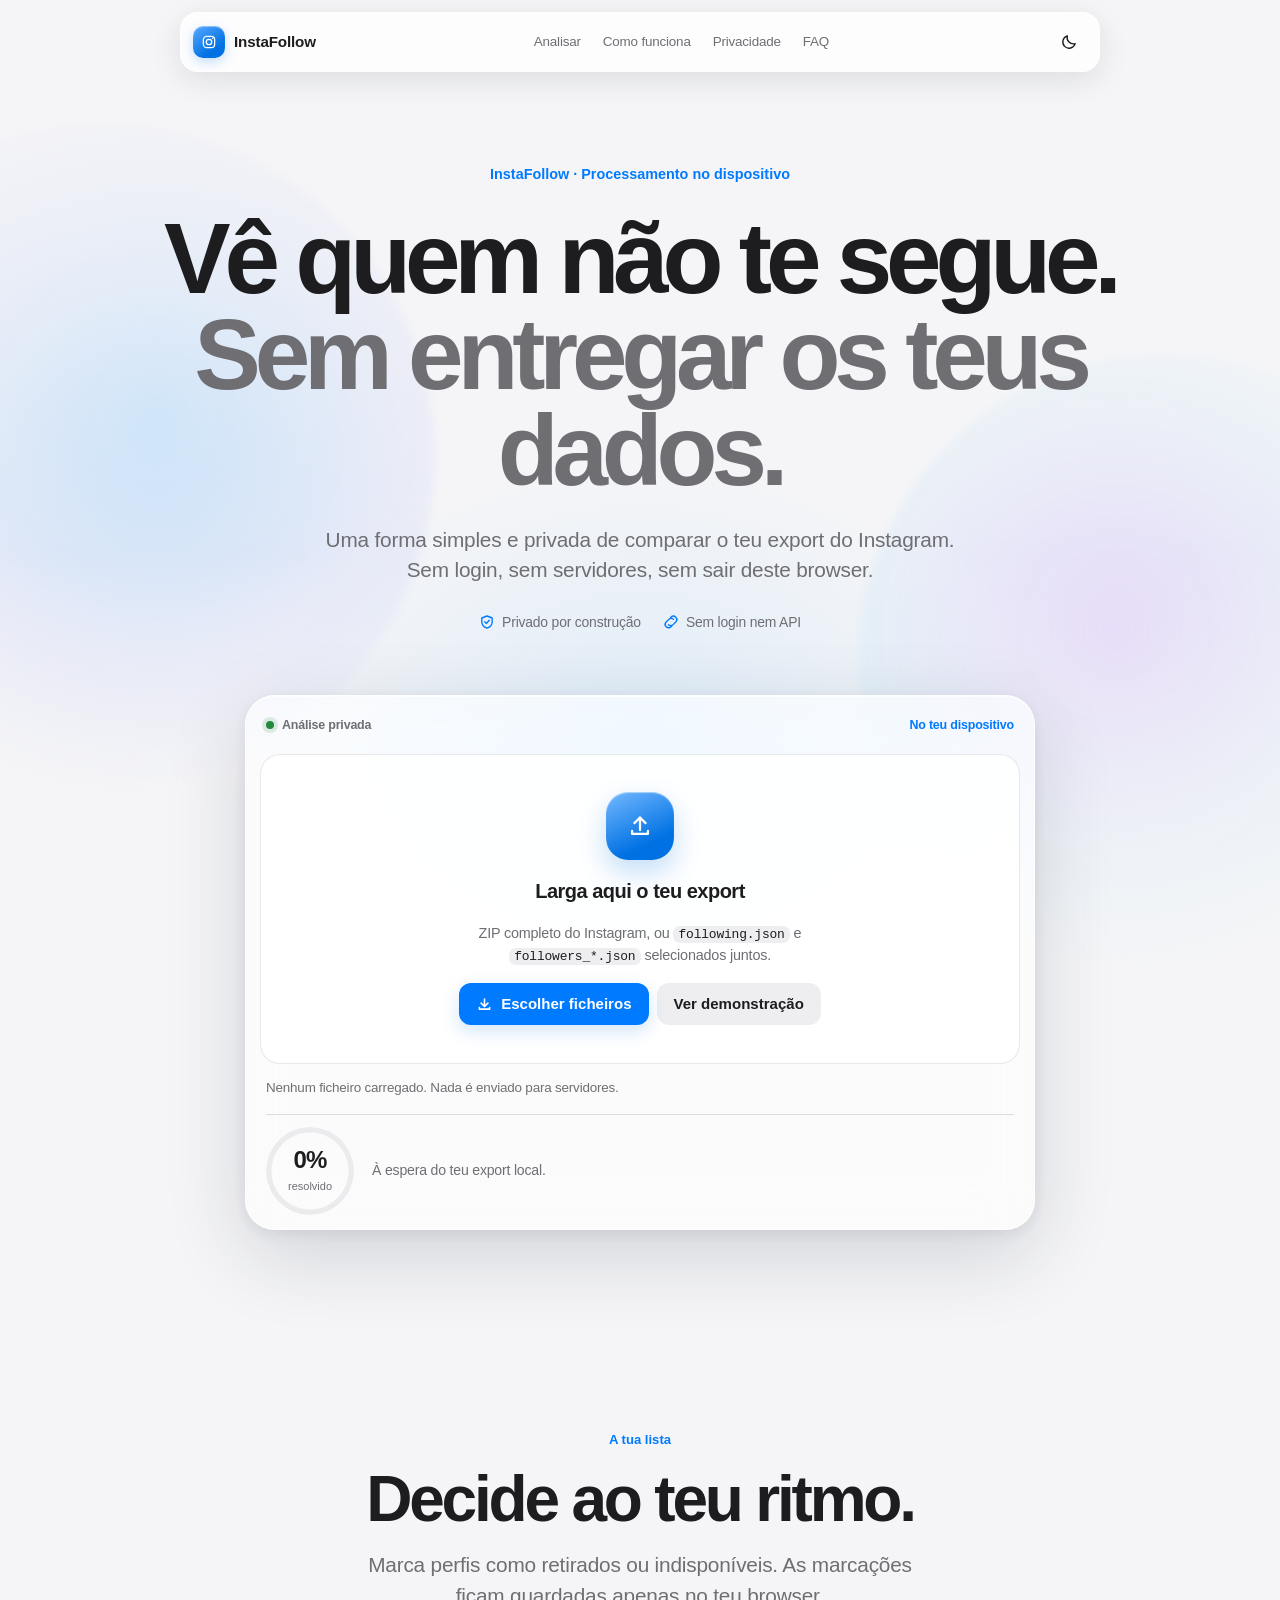
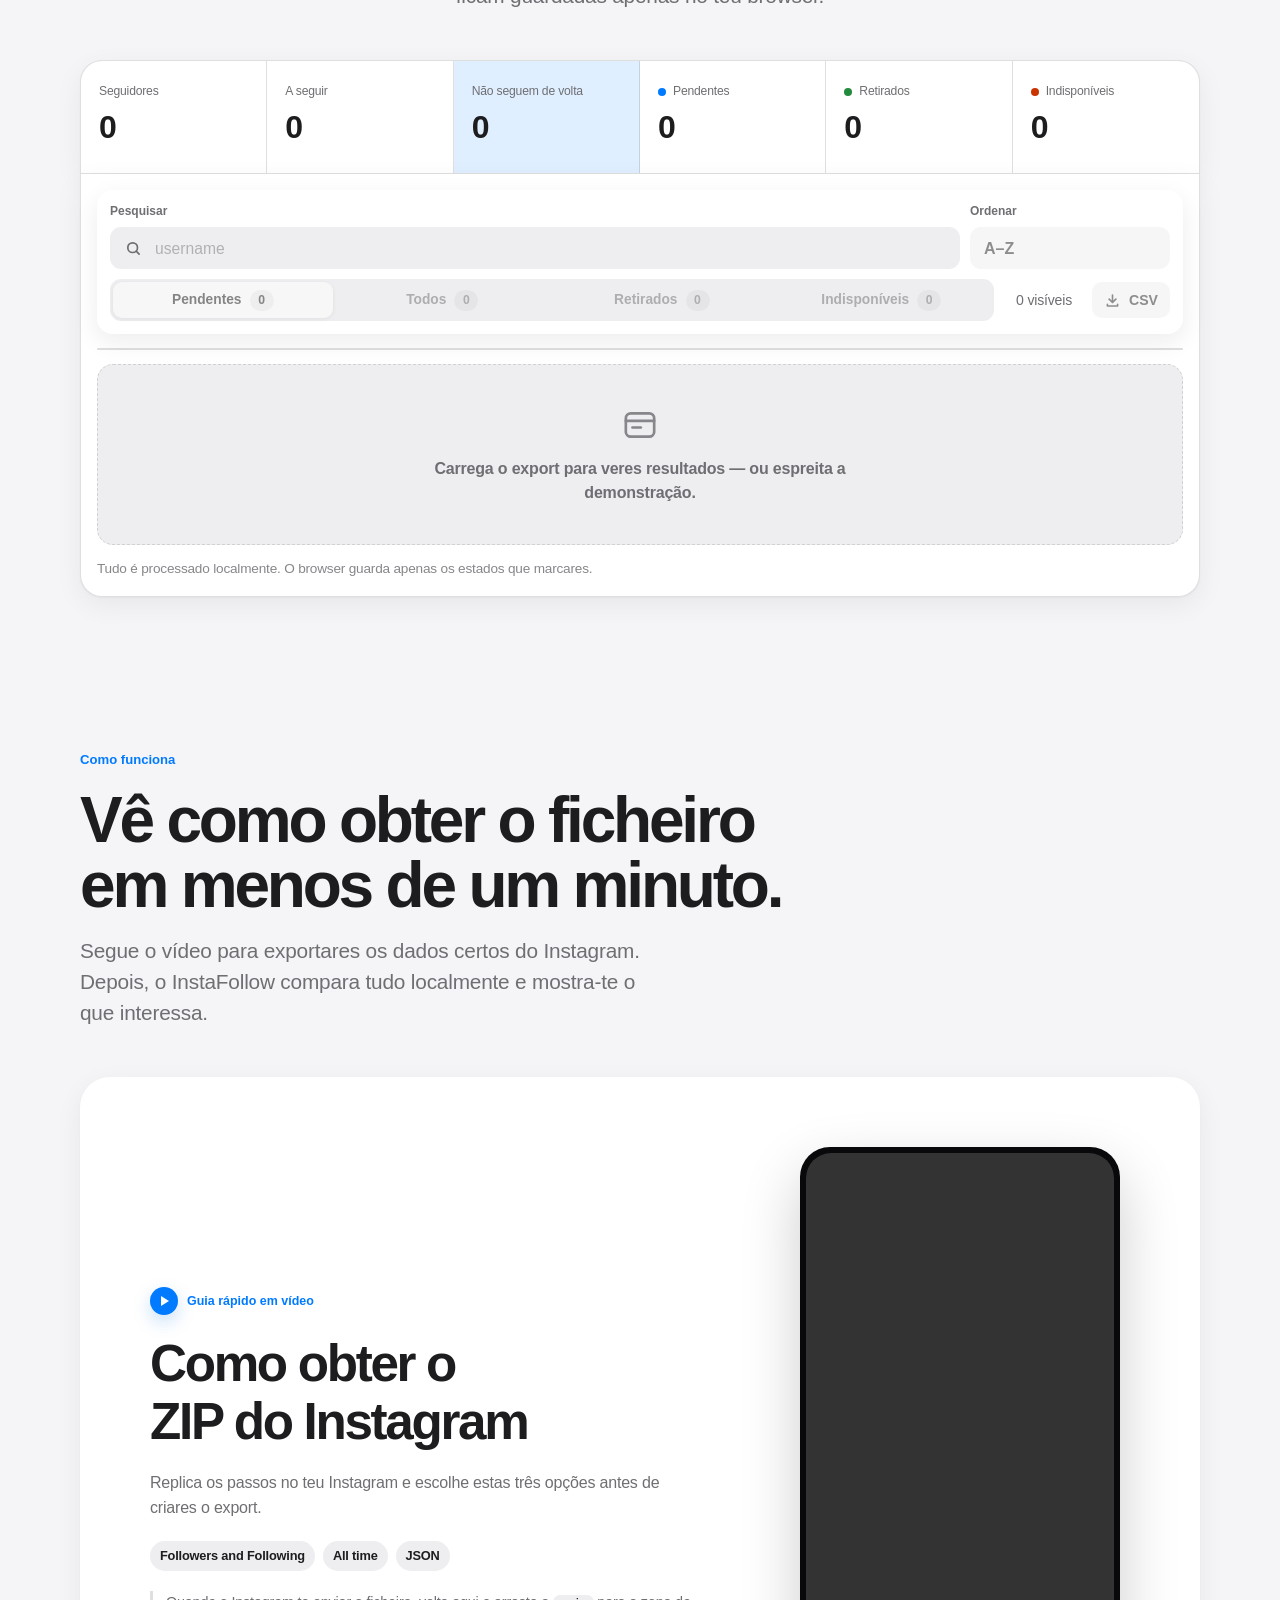
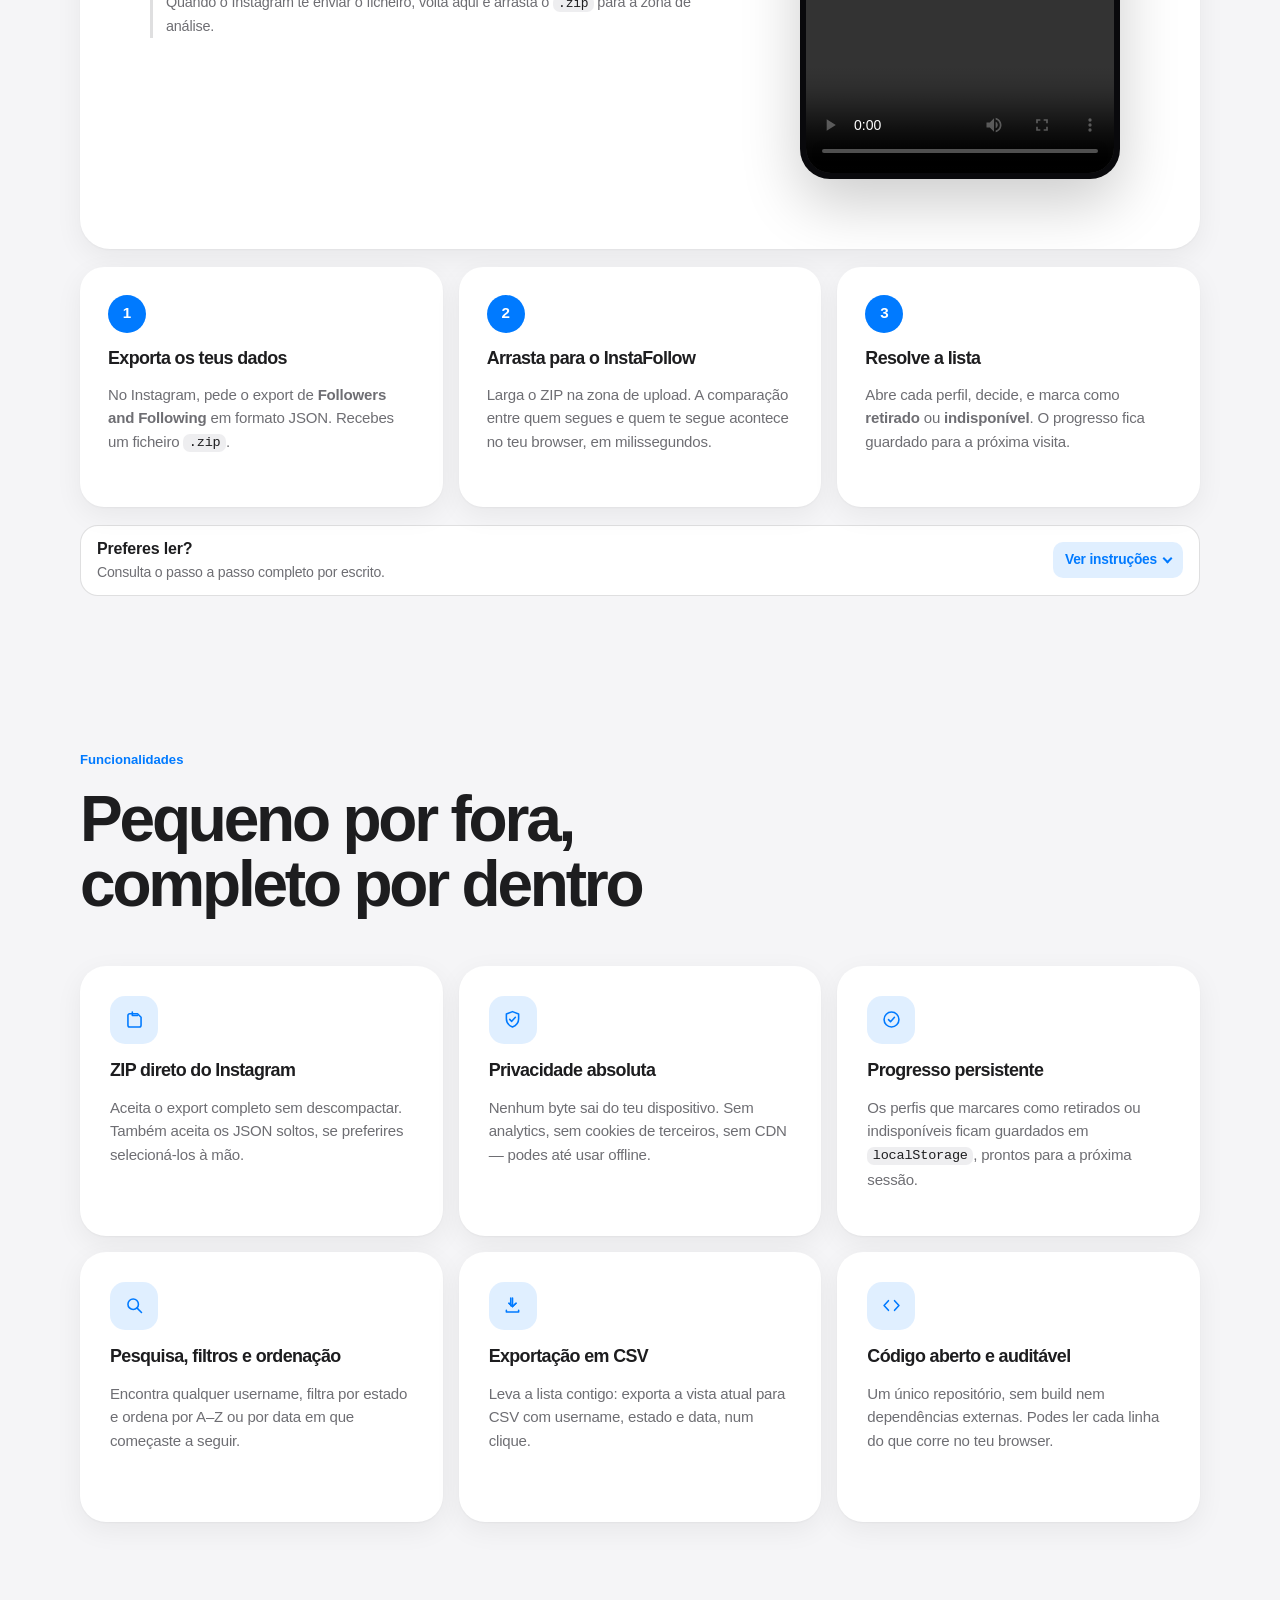
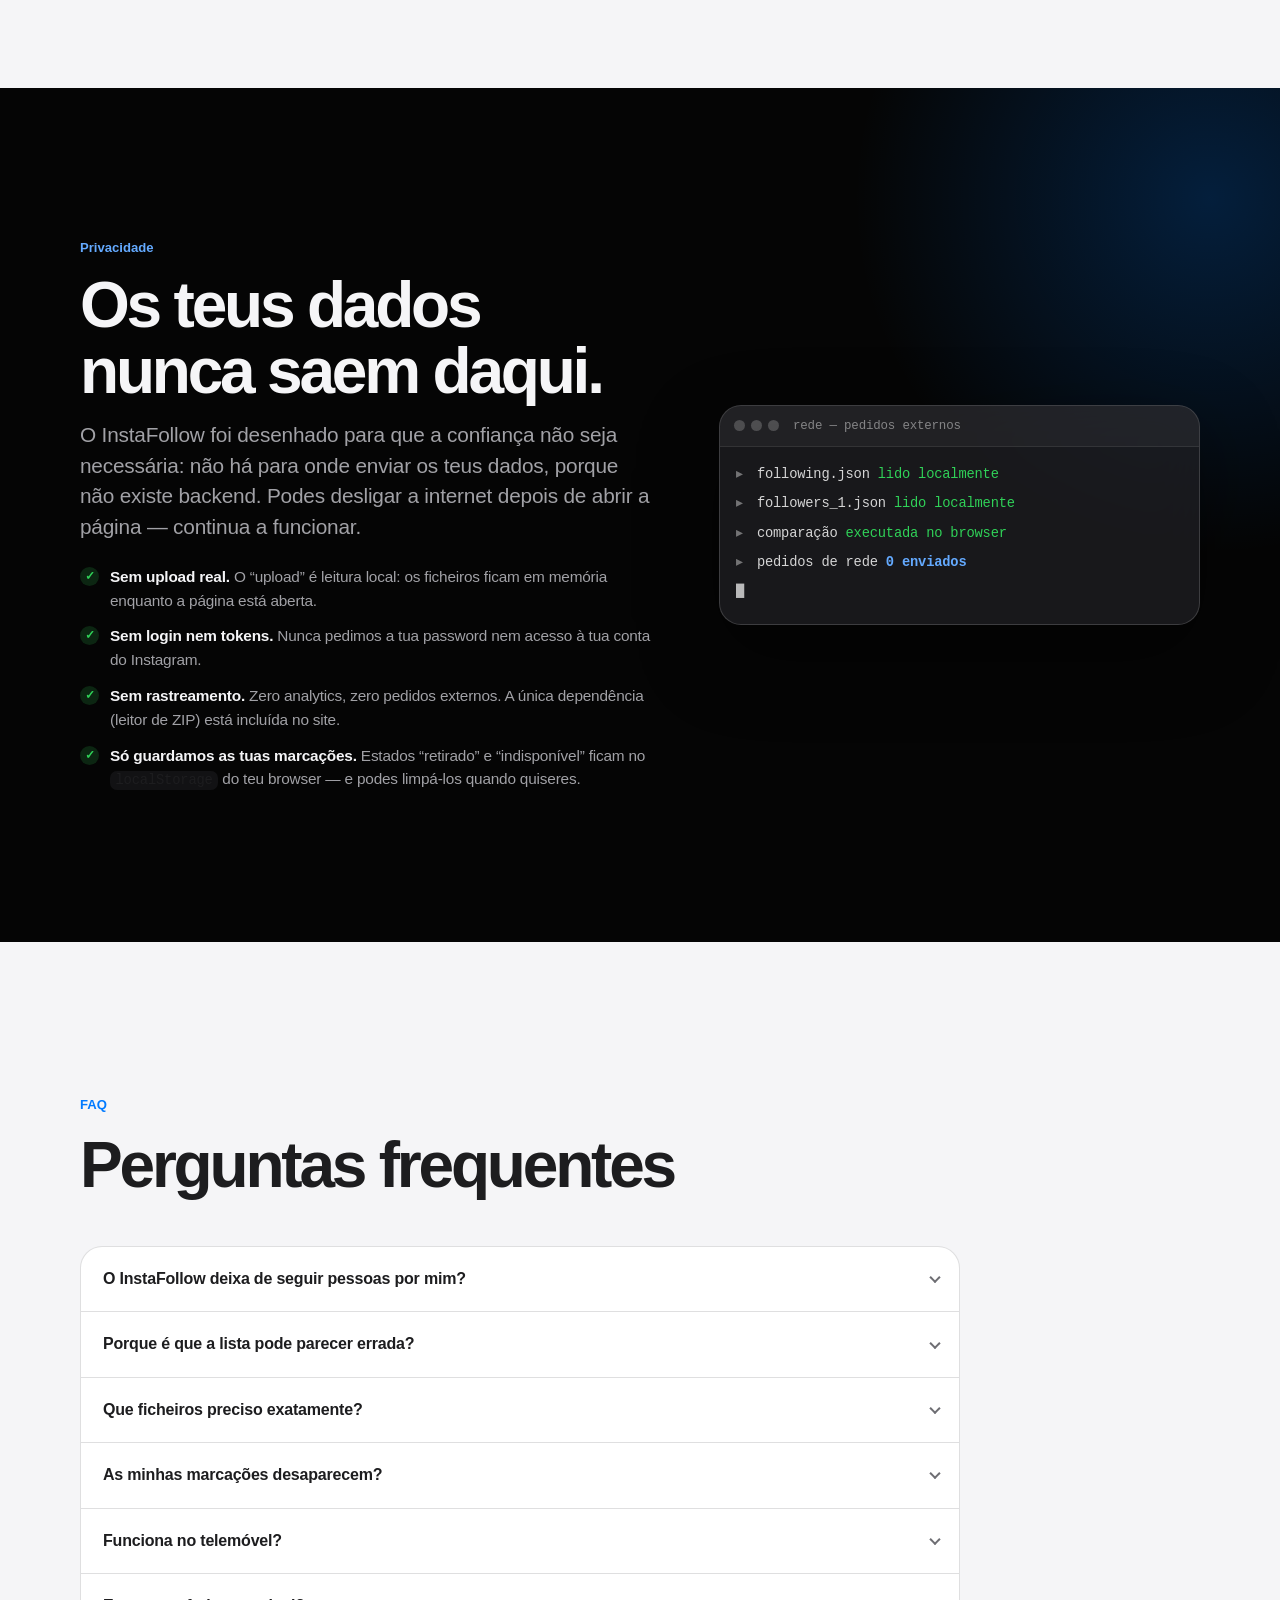
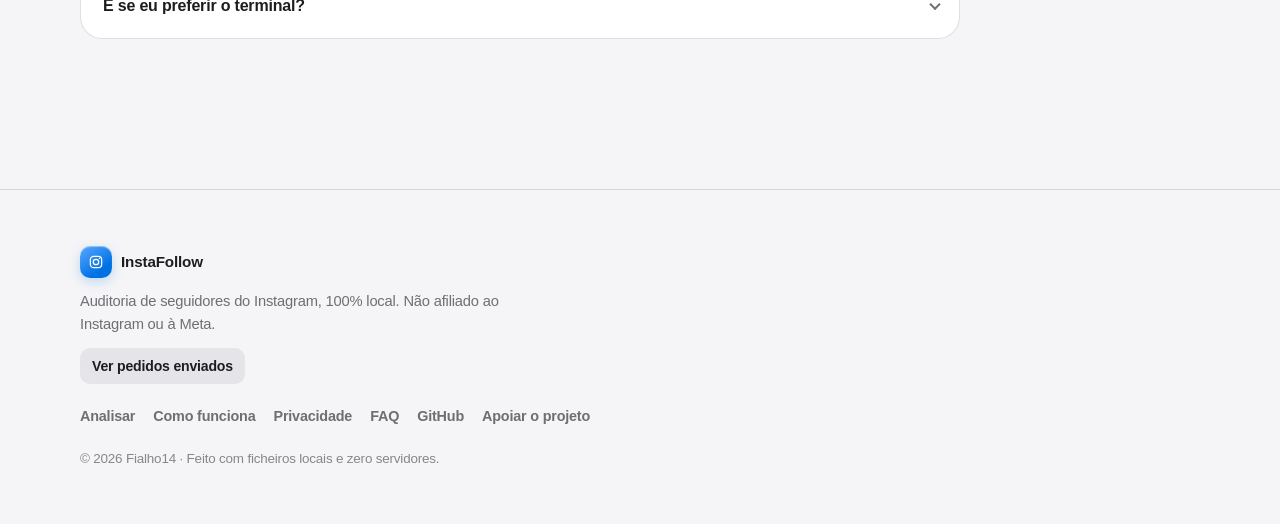
<file: index.html>
<!doctype html>
<html lang="pt" data-theme="auto">
<head>
  <meta charset="utf-8">
  <meta name="viewport" content="width=device-width, initial-scale=1">
  <title>InstaFollow — Descobre quem não te segue de volta</title>
  <meta name="description" content="Arrasta o export ZIP do Instagram e descobre no momento quem não te segue de volta. 100% no teu browser: sem login, sem API, sem envio de dados.">
  <meta name="color-scheme" content="light dark">
  <meta name="theme-color" content="#f5f5f7" media="(prefers-color-scheme: light)">
  <meta name="theme-color" content="#000000" media="(prefers-color-scheme: dark)">
  <link rel="canonical" href="https://instafollow-pt.vercel.app/">
  <meta property="og:type" content="website">
  <meta property="og:title" content="InstaFollow — Descobre quem não te segue de volta">
  <meta property="og:description" content="Arrasta o export ZIP do Instagram e recebe a lista no momento. Tudo corre localmente no teu browser.">
  <meta property="og:url" content="https://instafollow-pt.vercel.app/">
  <meta property="og:image" content="https://instafollow-pt.vercel.app/image/README/image.png">
  <meta property="og:locale" content="pt_PT">
  <meta name="twitter:card" content="summary_large_image">
  <link rel="icon" href="data:image/svg+xml,%3Csvg xmlns='http://www.w3.org/2000/svg' viewBox='0 0 64 64'%3E%3Cdefs%3E%3ClinearGradient id='g' x1='0' y1='0' x2='1' y2='1'%3E%3Cstop offset='0' stop-color='%2374b9ff'/%3E%3Cstop offset='1' stop-color='%230071e3'/%3E%3C/linearGradient%3E%3C/defs%3E%3Crect x='4' y='4' width='56' height='56' rx='16' fill='url(%23g)'/%3E%3Ccircle cx='32' cy='32' r='12' fill='none' stroke='white' stroke-width='5'/%3E%3Ccircle cx='46' cy='18' r='4' fill='white'/%3E%3C/svg%3E">
  <link rel="stylesheet" href="assets/css/main.css">
  <link rel="stylesheet" href="assets/css/apple.css">
</head>
<body>
  <a class="skip-link" href="#analisar">Saltar para a análise</a>

  <header class="site-header" id="siteHeader">
    <div class="shell header-inner">
      <a class="brand" href="#topo" aria-label="InstaFollow, voltar ao topo">
        <span class="brand-mark" aria-hidden="true">
          <svg viewBox="0 0 24 24" focusable="false">
            <rect x="3.5" y="3.5" width="17" height="17" rx="5.2"></rect>
            <circle cx="12" cy="12" r="4.1"></circle>
            <path d="M17.4 6.6h.01"></path>
          </svg>
        </span>
        <span class="brand-name">InstaFollow</span>
      </a>

      <nav class="site-nav" aria-label="Navegação principal">
        <a href="#analisar">Analisar</a>
        <a href="#como-funciona">Como funciona</a>
        <a href="#privacidade">Privacidade</a>
        <a href="#faq">FAQ</a>
      </nav>

      <div class="header-actions">
        <button class="theme-toggle" id="themeToggle" type="button" aria-label="Alternar tema claro e escuro">
          <svg class="icon-sun" viewBox="0 0 24 24" aria-hidden="true" focusable="false">
            <circle cx="12" cy="12" r="4.2"></circle>
            <path d="M12 2.8v2.4M12 18.8v2.4M2.8 12h2.4M18.8 12h2.4M5.5 5.5l1.7 1.7M16.8 16.8l1.7 1.7M18.5 5.5l-1.7 1.7M7.2 16.8l-1.7 1.7"></path>
          </svg>
          <svg class="icon-moon" viewBox="0 0 24 24" aria-hidden="true" focusable="false">
            <path d="M20.2 14.2A8.4 8.4 0 0 1 9.8 3.8a8.4 8.4 0 1 0 10.4 10.4Z"></path>
          </svg>
        </button>
      </div>
    </div>
  </header>

  <main id="topo">
    <!-- ============================= HERO ============================= -->
    <section class="hero" aria-label="Apresentação">
      <div class="hero-glow" aria-hidden="true"></div>
      <div class="shell hero-inner">
        <div class="hero-copy reveal">
          <p class="eyebrow">InstaFollow · Processamento no dispositivo</p>
          <h1>Vê quem não te segue.<br><span>Sem entregar os teus dados.</span></h1>
          <p class="lede">
            Uma forma simples e privada de comparar o teu export do Instagram.
            Sem login, sem servidores, sem sair deste browser.
          </p>
          <ul class="trust-strip" aria-label="Garantias">
            <li>
              <svg viewBox="0 0 20 20" aria-hidden="true" focusable="false"><path d="M10 2.5 16.5 5v4.6c0 4-2.6 6.7-6.5 8-3.9-1.3-6.5-4-6.5-8V5Z"></path><path d="m7.2 9.8 2 2 3.6-4"></path></svg>
              Privado por construção
            </li>
            <li>
              <svg viewBox="0 0 20 20" aria-hidden="true" focusable="false"><path d="M13.3 6.7a4.2 4.2 0 0 0-6 0L4 10a4.2 4.2 0 0 0 6 6l.9-1"></path><path d="M6.7 13.3a4.2 4.2 0 0 0 6 0L16 10a4.2 4.2 0 0 0-6-6l-.9 1"></path></svg>
              Sem login nem API
            </li>
          </ul>
        </div>

        <!-- ======================= UPLOAD PANEL ======================= -->
        <aside class="upload-panel reveal" id="analisar" aria-label="Carregar export do Instagram">
          <div class="panel-titlebar" aria-hidden="true">
            <span class="panel-titlebar-dot"></span>
            <span>Análise privada</span>
            <strong>No teu dispositivo</strong>
          </div>
          <div class="upload-zone" id="dropZone">
            <input class="file-input" id="fileInput" type="file" accept=".zip,.json,application/json,application/zip,application/x-zip-compressed" multiple>
            <span class="upload-glyph" aria-hidden="true">
              <svg viewBox="0 0 24 24" focusable="false">
                <path d="M12 15.5V4.8"></path>
                <path d="m7.2 9.5 4.8-4.7 4.8 4.7"></path>
                <path d="M5.2 16.2v2.6h13.6v-2.6"></path>
              </svg>
            </span>
            <p class="upload-title">Larga aqui o teu export</p>
            <p class="upload-note">ZIP completo do Instagram, ou <code>following.json</code> e <code>followers_*.json</code> selecionados juntos.</p>
            <div class="upload-buttons">
              <button class="button primary" id="uploadButton" type="button">
                <svg viewBox="0 0 20 20" aria-hidden="true" focusable="false">
                  <path d="M4 13.5v2h12v-2"></path>
                  <path d="M10 3.5v8.7"></path>
                  <path d="m6 8.4 4 3.8 4-3.8"></path>
                </svg>
                <span>Escolher ficheiros</span>
              </button>
              <button class="button ghost" id="demoButton" type="button">Ver demonstração</button>
            </div>
          </div>
          <p class="upload-status" id="uploadStatus" aria-live="polite">Nenhum ficheiro carregado. Nada é enviado para servidores.</p>
          <div class="source-strip" id="sourceStrip" aria-live="polite"></div>
          <div class="progress-panel" aria-label="Progresso da limpeza">
            <div class="progress-ring" aria-hidden="true">
              <div>
                <strong id="progressPercent">0%</strong>
                <span>resolvido</span>
              </div>
            </div>
            <p class="progress-text" id="progressText">À espera do teu export local.</p>
          </div>
        </aside>
      </div>
    </section>

    <!-- ============================ DASHBOARD ============================ -->
    <section class="dashboard shell" id="resultados" aria-label="Resultados">
      <div class="section-head reveal">
        <p class="eyebrow">A tua lista</p>
        <h2>Decide ao teu ritmo.</h2>
        <p class="section-lede">Marca perfis como retirados ou indisponíveis. As marcações ficam guardadas apenas no teu browser.</p>
      </div>

      <div class="stats reveal" aria-label="Resumo dos dados">
        <div class="stat">
          <span class="stat-label">Seguidores</span>
          <strong class="stat-value" id="followersCount">0</strong>
        </div>
        <div class="stat">
          <span class="stat-label">A seguir</span>
          <strong class="stat-value" id="followingCount">0</strong>
        </div>
        <div class="stat highlight">
          <span class="stat-label">Não seguem de volta</span>
          <strong class="stat-value" id="resultCount">0</strong>
        </div>
        <div class="stat">
          <span class="stat-label"><span class="status-dot pending" aria-hidden="true"></span>Pendentes</span>
          <strong class="stat-value" id="pendingCount">0</strong>
        </div>
        <div class="stat">
          <span class="stat-label"><span class="status-dot done" aria-hidden="true"></span>Retirados</span>
          <strong class="stat-value" id="doneCount">0</strong>
        </div>
        <div class="stat">
          <span class="stat-label"><span class="status-dot unavailable" aria-hidden="true"></span>Indisponíveis</span>
          <strong class="stat-value" id="unavailableCount">0</strong>
        </div>
      </div>

      <div class="workbench reveal">
        <div class="toolbar" id="toolbar">
          <label class="field" for="search">
            <span class="field-label">Pesquisar</span>
            <span class="input-shell">
              <svg viewBox="0 0 20 20" aria-hidden="true" focusable="false">
                <circle cx="9" cy="9" r="5.7"></circle>
                <path d="m13.2 13.2 3.4 3.4"></path>
              </svg>
              <input id="search" type="search" placeholder="username" autocomplete="off" disabled>
            </span>
          </label>

          <label class="field" for="sort">
            <span class="field-label">Ordenar</span>
            <select id="sort" disabled>
              <option value="username">A–Z</option>
              <option value="recent">Mais recentes</option>
              <option value="oldest">Mais antigos</option>
            </select>
          </label>

          <div class="filter-bar">
            <div class="view-tabs" role="tablist" aria-label="Filtro de estado">
              <button class="view-tab active" type="button" role="tab" aria-selected="true" data-filter="pending" disabled>
                <span>Pendentes</span>
                <strong id="filterPendingCount">0</strong>
              </button>
              <button class="view-tab" type="button" role="tab" aria-selected="false" data-filter="all" disabled>
                <span>Todos</span>
                <strong id="filterAllCount">0</strong>
              </button>
              <button class="view-tab" type="button" role="tab" aria-selected="false" data-filter="done" disabled>
                <span>Retirados</span>
                <strong id="filterDoneCount">0</strong>
              </button>
              <button class="view-tab" type="button" role="tab" aria-selected="false" data-filter="unavailable" disabled>
                <span>Indisponíveis</span>
                <strong id="filterUnavailableCount">0</strong>
              </button>
            </div>
            <div class="toolbar-side">
              <div class="visible-count" aria-live="polite"><span id="visibleCount">0</span>&nbsp;visíveis</div>
              <button class="button ghost small" id="exportCsv" type="button" disabled>
                <svg viewBox="0 0 20 20" aria-hidden="true" focusable="false">
                  <path d="M10 3.5v8.7"></path>
                  <path d="m6 8.4 4 3.8 4-3.8"></path>
                  <path d="M4 14.5v2h12v-2"></path>
                </svg>
                <span>CSV</span>
              </button>
            </div>
          </div>
        </div>

        <ol class="user-list" id="userList"></ol>

        <div class="empty" id="emptyState">
          <svg viewBox="0 0 24 24" aria-hidden="true" focusable="false">
            <rect x="3.5" y="5" width="17" height="14" rx="3"></rect>
            <path d="M3.5 9.5h17"></path>
            <path d="M7.5 13.5h5"></path>
          </svg>
          <p id="emptyText">Carrega o export para veres resultados — ou espreita a demonstração.</p>
        </div>
        <p class="footnote" id="footnote">Tudo é processado localmente. O browser guarda apenas os estados que marcares.</p>
      </div>
    </section>

    <!-- ========================== COMO FUNCIONA ========================== -->
    <section class="how shell" id="como-funciona" aria-label="Como funciona">
      <div class="section-head reveal">
        <p class="eyebrow">Como funciona</p>
        <h2>Vê como obter o ficheiro em menos de um minuto.</h2>
        <p class="section-lede">Segue o vídeo para exportares os dados certos do Instagram. Depois, o InstaFollow compara tudo localmente e mostra-te o que interessa.</p>
      </div>

      <div class="video-guide reveal">
        <div class="video-guide-copy">
          <span class="video-kicker">
            <span class="play-dot" aria-hidden="true"></span>
            Guia rápido em vídeo
          </span>
          <h3>Como obter o ZIP do Instagram</h3>
          <p>Replica os passos no teu Instagram e escolhe estas três opções antes de criares o export.</p>
          <div class="guide-badges" aria-label="Opções recomendadas">
            <span>Followers and Following</span>
            <span>All time</span>
            <span>JSON</span>
          </div>
          <p class="video-note">Quando o Instagram te enviar o ficheiro, volta aqui e arrasta o <code>.zip</code> para a zona de análise.</p>
        </div>

        <div class="video-frame">
          <video controls playsinline preload="metadata" aria-label="Tutorial para obter o ficheiro de seguidores e pessoas seguidas no Instagram">
            <source src="assets/video/obter-ficheiros-instagram.mp4" type="video/mp4">
            O teu browser não consegue reproduzir este vídeo.
          </video>
        </div>
      </div>

      <div class="steps reveal">
        <article class="step-card">
          <span class="step-number" aria-hidden="true">1</span>
          <h3>Exporta os teus dados</h3>
          <p>No Instagram, pede o export de <strong>Followers and Following</strong> em formato JSON. Recebes um ficheiro <code>.zip</code>.</p>
        </article>
        <article class="step-card">
          <span class="step-number" aria-hidden="true">2</span>
          <h3>Arrasta para o InstaFollow</h3>
          <p>Larga o ZIP na zona de upload. A comparação entre quem segues e quem te segue acontece no teu browser, em milissegundos.</p>
        </article>
        <article class="step-card">
          <span class="step-number" aria-hidden="true">3</span>
          <h3>Resolve a lista</h3>
          <p>Abre cada perfil, decide, e marca como <strong>retirado</strong> ou <strong>indisponível</strong>. O progresso fica guardado para a próxima visita.</p>
        </article>
      </div>

      <details class="export-guide reveal">
        <summary class="guide-summary">
          <span class="guide-summary-title">
            <strong>Preferes ler?</strong>
            <span>Consulta o passo a passo completo por escrito.</span>
          </span>
          <span class="guide-toggle" aria-hidden="true">
            <span class="when-closed">Ver instruções</span>
            <span class="when-open">Fechar</span>
          </span>
        </summary>

        <div class="guide-content">
          <div class="guide-intro">
            <h3>Passo a passo no Instagram</h3>
            <p>O ficheiro ideal é um ZIP em JSON com apenas seguidores e pessoas que segues. Demora poucos minutos a chegar.</p>
            <div class="guide-badges" aria-label="Opções recomendadas">
              <span>Followers and Following</span>
              <span>All time</span>
              <span>JSON</span>
              <span>.zip</span>
            </div>
          </div>

          <ol class="guide-steps">
            <li><span>Abre o Instagram</span></li>
            <li><span>Vai a <code>Settings</code></span></li>
            <li><span>Entra em <code>Accounts Centre</code></span></li>
            <li><span>Entra em <code>Your information and permissions</code></span></li>
            <li><span>Escolhe <code>Export your information</code></span></li>
            <li><span>Escolhe <code>Create export</code></span></li>
            <li><span>Seleciona a tua conta</span></li>
            <li><span>Seleciona <code>Export to device</code></span></li>
            <li><span>Em <code>Customise information</code>, deixa só <code>Followers and Following</code></span></li>
            <li><span>Em <code>Date range</code>, escolhe <code>All time</code></span></li>
            <li><span>Escolhe o formato <code>JSON</code></span></li>
            <li><span>Descarrega o ficheiro <code>.zip</code></span></li>
          </ol>
        </div>
      </details>
    </section>

    <!-- =========================== FUNCIONALIDADES =========================== -->
    <section class="features shell" id="funcionalidades" aria-label="Funcionalidades">
      <div class="section-head reveal">
        <p class="eyebrow">Funcionalidades</p>
        <h2>Pequeno por fora, completo por dentro</h2>
      </div>

      <div class="feature-grid reveal">
        <article class="feature-card">
          <span class="feature-icon" aria-hidden="true">
            <svg viewBox="0 0 24 24" focusable="false"><path d="M4.5 7.5v11a2 2 0 0 0 2 2h11a2 2 0 0 0 2-2v-9l-4-4h-9a2 2 0 0 0-2 2Z"></path><path d="M9.5 3.5v4h6"></path></svg>
          </span>
          <h3>ZIP direto do Instagram</h3>
          <p>Aceita o export completo sem descompactar. Também aceita os JSON soltos, se preferires selecioná-los à mão.</p>
        </article>
        <article class="feature-card">
          <span class="feature-icon" aria-hidden="true">
            <svg viewBox="0 0 24 24" focusable="false"><path d="M12 3 19 5.8v5.4c0 4.6-3 7.8-7 9.3-4-1.5-7-4.7-7-9.3V5.8Z"></path><path d="m8.8 11.8 2.3 2.3 4.2-4.7"></path></svg>
          </span>
          <h3>Privacidade absoluta</h3>
          <p>Nenhum byte sai do teu dispositivo. Sem analytics, sem cookies de terceiros, sem CDN — podes até usar offline.</p>
        </article>
        <article class="feature-card">
          <span class="feature-icon" aria-hidden="true">
            <svg viewBox="0 0 24 24" focusable="false"><circle cx="12" cy="12" r="8.5"></circle><path d="m8.6 12.2 2.3 2.3 4.5-5"></path></svg>
          </span>
          <h3>Progresso persistente</h3>
          <p>Os perfis que marcares como retirados ou indisponíveis ficam guardados em <code>localStorage</code>, prontos para a próxima sessão.</p>
        </article>
        <article class="feature-card">
          <span class="feature-icon" aria-hidden="true">
            <svg viewBox="0 0 24 24" focusable="false"><circle cx="10.5" cy="10.5" r="6"></circle><path d="m15 15 5 5"></path></svg>
          </span>
          <h3>Pesquisa, filtros e ordenação</h3>
          <p>Encontra qualquer username, filtra por estado e ordena por A–Z ou por data em que começaste a seguir.</p>
        </article>
        <article class="feature-card">
          <span class="feature-icon" aria-hidden="true">
            <svg viewBox="0 0 24 24" focusable="false"><path d="M10 3.5v8.7"></path><path d="m6 8.4 4 3.8 4-3.8" transform="translate(2 1)"></path><path d="M12 3.5v9.7"></path><path d="m8 9.4 4 3.8 4-3.8"></path><path d="M5 17.5v2h14v-2"></path></svg>
          </span>
          <h3>Exportação em CSV</h3>
          <p>Leva a lista contigo: exporta a vista atual para CSV com username, estado e data, num clique.</p>
        </article>
        <article class="feature-card">
          <span class="feature-icon" aria-hidden="true">
            <svg viewBox="0 0 24 24" focusable="false"><path d="m8.5 6.5-5 5.5 5 5.5"></path><path d="m15.5 6.5 5 5.5-5 5.5"></path></svg>
          </span>
          <h3>Código aberto e auditável</h3>
          <p>Um único repositório, sem build nem dependências externas. Podes ler cada linha do que corre no teu browser.</p>
        </article>
      </div>
    </section>

    <!-- ============================ PRIVACIDADE ============================ -->
    <section class="privacy" id="privacidade" aria-label="Privacidade">
      <div class="shell privacy-inner">
        <div class="privacy-copy reveal">
          <p class="eyebrow">Privacidade</p>
          <h2>Os teus dados nunca saem daqui.</h2>
          <p class="section-lede">
            O InstaFollow foi desenhado para que a confiança não seja necessária: não há para onde enviar os teus dados,
            porque não existe backend. Podes desligar a internet depois de abrir a página — continua a funcionar.
          </p>
          <ul class="privacy-list">
            <li><strong>Sem upload real.</strong> O “upload” é leitura local: os ficheiros ficam em memória enquanto a página está aberta.</li>
            <li><strong>Sem login nem tokens.</strong> Nunca pedimos a tua password nem acesso à tua conta do Instagram.</li>
            <li><strong>Sem rastreamento.</strong> Zero analytics, zero pedidos externos. A única dependência (leitor de ZIP) está incluída no site.</li>
            <li><strong>Só guardamos as tuas marcações.</strong> Estados “retirado” e “indisponível” ficam no <code>localStorage</code> do teu browser — e podes limpá-los quando quiseres.</li>
          </ul>
        </div>
        <div class="privacy-terminal reveal" aria-hidden="true">
          <div class="terminal-bar"><span></span><span></span><span></span><em>rede — pedidos externos</em></div>
          <div class="terminal-body">
            <p><span class="t-prompt">▸</span> following.json <span class="t-ok">lido localmente</span></p>
            <p><span class="t-prompt">▸</span> followers_1.json <span class="t-ok">lido localmente</span></p>
            <p><span class="t-prompt">▸</span> comparação <span class="t-ok">executada no browser</span></p>
            <p><span class="t-prompt">▸</span> pedidos de rede <span class="t-zero">0 enviados</span></p>
            <p class="t-cursor">█</p>
          </div>
        </div>
      </div>
    </section>

    <!-- ================================ FAQ ================================ -->
    <section class="faq shell" id="faq" aria-label="Perguntas frequentes">
      <div class="section-head reveal">
        <p class="eyebrow">FAQ</p>
        <h2>Perguntas frequentes</h2>
      </div>

      <div class="faq-list reveal">
        <details class="faq-item">
          <summary>O InstaFollow deixa de seguir pessoas por mim?</summary>
          <p>Não — e é essa a ideia. Automatizar ações na tua conta violaria os termos do Instagram e poria a conta em risco. O InstaFollow dá-te a lista e abre cada perfil; a decisão e o clique final são sempre teus.</p>
        </details>
        <details class="faq-item">
          <summary>Porque é que a lista pode parecer errada?</summary>
          <p>O export do Instagram pode estar desatualizado, e contas desativadas, bloqueadas ou apagadas aparecem de formas diferentes. Entradas do tipo <code>__deleted__</code> são removidas automaticamente. Se algo não bater certo, pede um export novo.</p>
        </details>
        <details class="faq-item">
          <summary>Que ficheiros preciso exatamente?</summary>
          <p>Só dois: <code>following.json</code> e <code>followers_*.json</code>, que vêm dentro de <code>connections/followers_and_following/</code> no ZIP. Podes arrastar o ZIP inteiro — o resto é ignorado sem ser lido.</p>
        </details>
        <details class="faq-item">
          <summary>As minhas marcações desaparecem?</summary>
          <p>Ficam guardadas no <code>localStorage</code> do browser, por username. Se limpares os dados do browser ou usares outro dispositivo, as marcações não vêm atrás — o resto volta a funcionar carregando o export outra vez.</p>
        </details>
        <details class="faq-item">
          <summary>Funciona no telemóvel?</summary>
          <p>Sim. O site é responsivo e funciona no Safari e Chrome móveis — podes escolher o ZIP diretamente da app Ficheiros ou dos downloads.</p>
        </details>
        <details class="faq-item">
          <summary>E se eu preferir o terminal?</summary>
          <p>O repositório inclui <code>naoseguidores.py</code>, uma ferramenta opcional em Python que faz a mesma comparação e gera um HTML. A app principal continua a ser esta página.</p>
        </details>
      </div>
    </section>
  </main>

  <footer class="site-footer">
    <div class="shell footer-inner">
      <div class="footer-brand">
        <a class="brand" href="#topo" aria-label="InstaFollow, voltar ao topo">
          <span class="brand-mark" aria-hidden="true">
            <svg viewBox="0 0 24 24" focusable="false">
              <rect x="3.5" y="3.5" width="17" height="17" rx="5.2"></rect>
              <circle cx="12" cy="12" r="4.1"></circle>
              <path d="M17.4 6.6h.01"></path>
            </svg>
          </span>
          <span class="brand-name">InstaFollow</span>
        </a>
        <p>Auditoria de seguidores do Instagram, 100% local. Não afiliado ao Instagram ou à Meta.</p>
        <a class="button ghost small" href="pedidos-pendentes.html">Ver pedidos enviados</a>
      </div>
      <nav class="footer-nav" aria-label="Ligações do rodapé">
        <a href="#analisar">Analisar</a>
        <a href="#como-funciona">Como funciona</a>
        <a href="#privacidade">Privacidade</a>
        <a href="#faq">FAQ</a>
        <a href="https://github.com/Fialho14/InstaFollow" target="_blank" rel="noreferrer">GitHub</a>
        <a href="https://buymeacoffee.com/fialho14" target="_blank" rel="noreferrer">Apoiar o projeto</a>
      </nav>
      <p class="footer-legal">© <span id="year">2026</span> Fialho14 · Feito com ficheiros locais e zero servidores.</p>
    </div>
  </footer>

  <script src="vendor/fflate.min.js"></script>
  <script src="assets/js/app.js" defer></script>
</body>
</html>
</file>
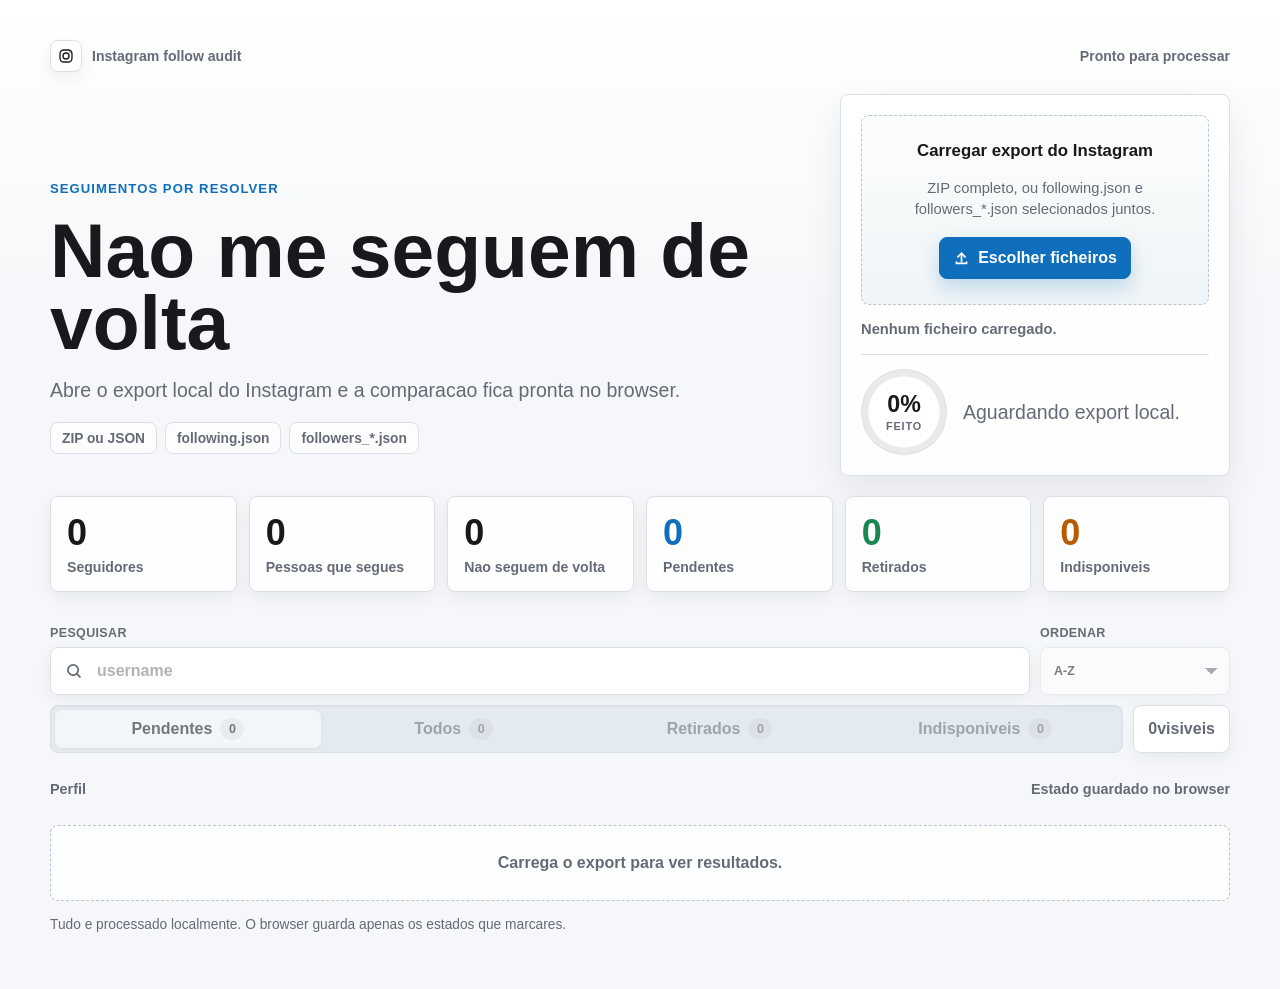
<file: nao_me_seguem.html>
<!doctype html>
<html lang="pt">
<head>
  <meta charset="utf-8">
  <meta name="viewport" content="width=device-width, initial-scale=1">
  <title>Nao me seguem de volta</title>
  <style>
    :root {
      color-scheme: light;
      --bg: #f5f7fa;
      --surface: #ffffff;
      --surface-soft: #eef4f7;
      --text: #17191c;
      --muted: #646b76;
      --soft: #87909c;
      --border: #d9e0e7;
      --border-strong: #b8c4cf;
      --accent: #0f6fbc;
      --accent-strong: #0a5797;
      --done: #198754;
      --warning: #b85c00;
      --danger: #b42318;
      --shadow: 0 14px 36px rgba(21, 29, 38, 0.08);
      --shadow-soft: 0 6px 18px rgba(21, 29, 38, 0.06);
      --radius: 8px;
      --progress: 0%;
    }

    * {
      box-sizing: border-box;
    }

    html {
      background: var(--bg);
    }

    body {
      margin: 0;
      background:
        linear-gradient(180deg, #ffffff 0%, var(--bg) 310px),
        var(--bg);
      color: var(--text);
      font-family: -apple-system, BlinkMacSystemFont, "Segoe UI", sans-serif;
      text-rendering: optimizeLegibility;
      -webkit-font-smoothing: antialiased;
    }

    main {
      width: min(1180px, calc(100% - 32px));
      margin: 0 auto;
      padding: 22px 0 54px;
    }

    button,
    input,
    select {
      font: inherit;
    }

    button,
    a,
    input,
    select {
      -webkit-tap-highlight-color: transparent;
    }

    button:disabled,
    input:disabled,
    select:disabled {
      cursor: not-allowed;
      opacity: 0.55;
    }

    :focus-visible {
      outline: 3px solid rgba(15, 111, 188, 0.28);
      outline-offset: 3px;
    }

    header {
      display: grid;
      gap: 22px;
      padding: 18px 0 12px;
    }

    h1 {
      max-width: 780px;
      margin: 0;
      font-size: clamp(2.45rem, 6vw, 5.4rem);
      line-height: 0.94;
      letter-spacing: 0;
    }

    .topbar {
      display: flex;
      align-items: center;
      justify-content: space-between;
      gap: 14px;
      color: var(--muted);
      font-size: 0.88rem;
      font-weight: 700;
    }

    .brand {
      display: inline-flex;
      align-items: center;
      gap: 10px;
      min-width: 0;
    }

    .brand-mark {
      width: 32px;
      height: 32px;
      display: grid;
      place-items: center;
      border: 1px solid var(--border);
      border-radius: var(--radius);
      background: var(--surface);
      box-shadow: var(--shadow-soft);
    }

    .brand-mark svg,
    .input-shell svg,
    .checkmark svg,
    .icon-button svg,
    .upload-button svg {
      fill: none;
      stroke: currentColor;
      stroke-linecap: round;
      stroke-linejoin: round;
    }

    .brand-mark svg {
      width: 18px;
      height: 18px;
      stroke-width: 1.8;
      color: var(--text);
    }

    .generated {
      white-space: nowrap;
    }

    .hero-grid {
      display: grid;
      grid-template-columns: minmax(0, 1fr) minmax(300px, 390px);
      gap: 24px;
      align-items: stretch;
    }

    .hero-copy {
      min-width: 0;
      display: grid;
      align-content: end;
      gap: 18px;
      padding: 22px 0;
    }

    .eyebrow {
      margin: 0;
      color: var(--accent);
      font-size: 0.82rem;
      font-weight: 800;
      letter-spacing: 0.08em;
      text-transform: uppercase;
    }

    .subtitle {
      max-width: 700px;
      margin: 0;
      color: var(--muted);
      font-size: clamp(1.02rem, 2vw, 1.22rem);
      line-height: 1.45;
    }

    .source-strip {
      display: flex;
      flex-wrap: wrap;
      gap: 8px;
    }

    .source-pill {
      display: inline-flex;
      align-items: center;
      min-height: 32px;
      border: 1px solid var(--border);
      border-radius: var(--radius);
      padding: 0 11px;
      background: rgba(255, 255, 255, 0.78);
      color: var(--muted);
      font-size: 0.86rem;
      font-weight: 750;
    }

    .upload-panel {
      display: grid;
      gap: 14px;
      align-content: center;
      border: 1px solid var(--border);
      border-radius: var(--radius);
      padding: 20px;
      background: rgba(255, 255, 255, 0.88);
      box-shadow: var(--shadow);
    }

    .upload-zone {
      display: grid;
      place-items: center;
      gap: 12px;
      min-height: 190px;
      border: 1.5px dashed var(--border-strong);
      border-radius: var(--radius);
      padding: 22px;
      background:
        linear-gradient(180deg, rgba(255, 255, 255, 0.86), rgba(238, 244, 247, 0.72)),
        var(--surface-soft);
      text-align: center;
      transition: border-color 160ms ease, background 160ms ease;
    }

    .upload-zone.dragging {
      border-color: var(--accent);
      background:
        linear-gradient(180deg, rgba(245, 250, 255, 0.96), rgba(224, 240, 252, 0.86)),
        var(--surface-soft);
    }

    .upload-title {
      margin: 0;
      color: var(--text);
      font-size: 1.05rem;
      font-weight: 850;
    }

    .upload-note,
    .upload-status {
      margin: 0;
      color: var(--muted);
      font-size: 0.92rem;
      line-height: 1.45;
    }

    .upload-status {
      min-height: 20px;
      font-weight: 750;
    }

    .upload-status.success {
      color: var(--done);
    }

    .upload-status.error {
      color: var(--danger);
    }

    .upload-button,
    .icon-button {
      min-height: 42px;
      display: inline-flex;
      align-items: center;
      justify-content: center;
      gap: 8px;
      border: 1px solid var(--border);
      border-radius: var(--radius);
      padding: 0 13px;
      background: var(--surface);
      color: var(--muted);
      font-weight: 850;
      text-decoration: none;
      cursor: pointer;
      white-space: nowrap;
      transition: transform 150ms ease, background 150ms ease, border-color 150ms ease, color 150ms ease;
    }

    .upload-button.primary,
    .icon-button.primary {
      border-color: var(--accent);
      background: var(--accent);
      color: #ffffff;
      box-shadow: 0 8px 18px rgba(15, 111, 188, 0.22);
    }

    .upload-button:hover,
    .icon-button:hover {
      transform: translateY(-1px);
    }

    .upload-button.primary:hover,
    .upload-button.primary:focus,
    .icon-button.primary:hover,
    .icon-button.primary:focus {
      border-color: var(--accent-strong);
      background: var(--accent-strong);
    }

    .upload-button svg,
    .icon-button svg {
      width: 17px;
      height: 17px;
      stroke-width: 2;
    }

    .file-input {
      position: absolute;
      width: 1px;
      height: 1px;
      overflow: hidden;
      clip: rect(0 0 0 0);
      white-space: nowrap;
    }

    .progress-panel {
      display: grid;
      grid-template-columns: auto 1fr;
      gap: 16px;
      align-items: center;
      border-top: 1px solid var(--border);
      padding-top: 14px;
    }

    .progress-ring {
      width: 86px;
      aspect-ratio: 1;
      display: grid;
      place-items: center;
      border-radius: 50%;
      background:
        radial-gradient(circle at center, var(--surface) 0 58%, transparent 59%),
        conic-gradient(var(--accent) var(--progress), rgba(0, 0, 0, 0.08) 0);
      box-shadow: inset 0 0 0 1px var(--border);
    }

    .progress-ring strong {
      display: block;
      font-size: 1.45rem;
      line-height: 1;
      text-align: center;
    }

    .progress-ring span {
      display: block;
      margin-top: 4px;
      color: var(--muted);
      font-size: 0.68rem;
      font-weight: 850;
      text-align: center;
      text-transform: uppercase;
      letter-spacing: 0.08em;
    }

    .stats {
      display: grid;
      grid-template-columns: repeat(6, minmax(0, 1fr));
      gap: 12px;
      margin: 8px 0 20px;
    }

    .stat {
      border: 1px solid var(--border);
      border-radius: var(--radius);
      padding: 16px;
      background: rgba(255, 255, 255, 0.88);
      box-shadow: var(--shadow-soft);
    }

    .stat strong {
      display: block;
      font-size: clamp(1.55rem, 3vw, 2.25rem);
      line-height: 1.1;
      letter-spacing: 0;
    }

    .stat span {
      display: block;
      margin-top: 6px;
      color: var(--muted);
      font-size: 0.88rem;
      font-weight: 750;
    }

    .stat.pending strong {
      color: var(--accent);
    }

    .stat.done strong {
      color: var(--done);
    }

    .stat.unavailable strong {
      color: var(--warning);
    }

    .workbench {
      display: grid;
      gap: 14px;
    }

    .toolbar {
      position: sticky;
      top: 0;
      z-index: 10;
      display: grid;
      grid-template-columns: minmax(240px, 1fr) minmax(150px, 190px);
      gap: 10px;
      align-items: end;
      padding: 14px 0;
      background: rgba(245, 247, 250, 0.88);
      backdrop-filter: blur(24px) saturate(1.3);
    }

    label {
      min-width: 0;
      display: flex;
      flex-direction: column;
      gap: 7px;
      color: var(--muted);
      font-size: 0.78rem;
      font-weight: 850;
      letter-spacing: 0.03em;
      text-transform: uppercase;
    }

    .input-shell,
    select {
      width: 100%;
      min-height: 48px;
      border: 1px solid var(--border);
      border-radius: var(--radius);
      background: var(--surface);
      box-shadow: var(--shadow-soft);
    }

    .input-shell {
      display: grid;
      grid-template-columns: 22px 1fr;
      gap: 10px;
      align-items: center;
      padding: 0 14px;
    }

    .input-shell svg {
      width: 18px;
      height: 18px;
      stroke-width: 2;
      color: var(--muted);
    }

    input {
      min-width: 0;
      width: 100%;
      min-height: auto;
      border: 0;
      padding: 0;
      background: transparent;
      color: var(--text);
      font-size: 1rem;
      outline: none;
    }

    select {
      appearance: none;
      padding: 0 34px 0 13px;
      color: var(--text);
      background-image:
        linear-gradient(45deg, transparent 50%, var(--muted) 50%),
        linear-gradient(135deg, var(--muted) 50%, transparent 50%);
      background-position:
        calc(100% - 18px) 20px,
        calc(100% - 12px) 20px;
      background-size: 6px 6px, 6px 6px;
      background-repeat: no-repeat;
      font-weight: 750;
      outline: none;
    }

    .input-shell:focus-within,
    select:focus {
      border-color: var(--accent);
      box-shadow: 0 0 0 4px rgba(15, 111, 188, 0.16);
    }

    .filter-bar {
      grid-column: 1 / -1;
      display: grid;
      grid-template-columns: 1fr auto;
      gap: 10px;
      align-items: center;
    }

    .view-tabs {
      min-width: 0;
      display: grid;
      grid-template-columns: repeat(4, minmax(0, 1fr));
      min-height: 48px;
      padding: 4px;
      border: 1px solid var(--border);
      border-radius: var(--radius);
      background: rgba(226, 233, 239, 0.86);
      box-shadow: inset 0 1px 2px rgba(0, 0, 0, 0.05);
    }

    .view-tab {
      min-width: 0;
      display: flex;
      align-items: center;
      justify-content: center;
      gap: 8px;
      border: 0;
      border-radius: 7px;
      padding: 0 10px;
      background: transparent;
      color: var(--muted);
      font-weight: 850;
      cursor: pointer;
    }

    .view-tab strong {
      min-width: 24px;
      min-height: 22px;
      display: inline-flex;
      align-items: center;
      justify-content: center;
      border-radius: 999px;
      padding: 0 7px;
      background: rgba(0, 0, 0, 0.07);
      color: inherit;
      font-size: 0.78rem;
      line-height: 1;
    }

    .view-tab.active {
      background: var(--surface);
      color: var(--text);
      box-shadow: 0 1px 3px rgba(0, 0, 0, 0.12);
    }

    .visible-count {
      align-self: stretch;
      min-height: 48px;
      display: inline-flex;
      align-items: center;
      justify-content: center;
      white-space: nowrap;
      border: 1px solid var(--border);
      border-radius: var(--radius);
      padding: 0 14px;
      background: var(--surface);
      color: var(--muted);
      font-weight: 850;
      box-shadow: var(--shadow-soft);
    }

    .list-header {
      display: flex;
      align-items: center;
      justify-content: space-between;
      gap: 14px;
      color: var(--muted);
      font-size: 0.9rem;
      font-weight: 750;
    }

    .list-header span {
      white-space: nowrap;
    }

    .user-list {
      list-style: none;
      margin: 0;
      padding: 0;
      display: grid;
      gap: 8px;
    }

    .user-card {
      display: grid;
      grid-template-columns: 34px 48px minmax(0, 1fr) auto;
      gap: 12px;
      align-items: center;
      min-height: 78px;
      padding: 13px;
      background: rgba(255, 255, 255, 0.9);
      border: 1px solid var(--border);
      border-radius: var(--radius);
      box-shadow: var(--shadow-soft);
      transition: border-color 160ms ease, background 160ms ease, transform 160ms ease, opacity 160ms ease;
    }

    .user-card:hover {
      border-color: var(--border-strong);
      transform: translateY(-1px);
    }

    .user-card[hidden] {
      display: none;
    }

    .user-card.done,
    .user-card.unavailable {
      background: rgba(246, 248, 250, 0.86);
      opacity: 0.78;
    }

    .done-check {
      position: relative;
      width: 28px;
      height: 28px;
      display: grid;
      place-items: center;
      cursor: pointer;
    }

    .done-check input {
      position: absolute;
      inset: 0;
      opacity: 0;
      cursor: pointer;
    }

    .checkmark {
      width: 28px;
      height: 28px;
      display: grid;
      place-items: center;
      border: 1.5px solid var(--border-strong);
      border-radius: 50%;
      background: var(--surface);
      color: transparent;
      transition: all 160ms ease;
    }

    .checkmark svg {
      width: 18px;
      height: 18px;
      stroke-width: 2.5;
    }

    .done-check input:checked + .checkmark {
      border-color: var(--done);
      background: var(--done);
      color: #ffffff;
    }

    .avatar {
      width: 48px;
      height: 48px;
      display: grid;
      place-items: center;
      border: 1px solid hsla(var(--avatar-hue), 62%, 36%, 0.18);
      border-radius: 50%;
      background:
        linear-gradient(180deg, hsla(var(--avatar-hue), 82%, 94%, 1), hsla(var(--avatar-hue), 66%, 86%, 1));
      color: hsl(var(--avatar-hue), 58%, 30%);
      font-weight: 900;
      box-shadow: inset 0 1px 0 rgba(255, 255, 255, 0.78);
    }

    .user-main {
      min-width: 0;
      display: grid;
      gap: 6px;
    }

    .username-row,
    .meta-row {
      min-width: 0;
      display: flex;
      align-items: center;
      gap: 8px;
    }

    .user-main a {
      min-width: 0;
      overflow-wrap: anywhere;
      color: var(--text);
      font-size: 1.04rem;
      font-weight: 850;
      text-decoration: none;
    }

    .user-main a:hover,
    .user-main a:focus {
      color: var(--accent);
      text-decoration: underline;
    }

    .user-card.done .user-main a,
    .user-card.unavailable .user-main a {
      color: var(--muted);
      text-decoration: line-through;
    }

    .meta-row {
      color: var(--muted);
      font-size: 0.88rem;
      font-weight: 650;
    }

    .meta-dot {
      width: 4px;
      height: 4px;
      flex: 0 0 auto;
      border-radius: 50%;
      background: var(--soft);
    }

    .user-main .status-pill {
      flex: 0 0 auto;
      min-height: 24px;
      display: inline-flex;
      align-items: center;
      justify-content: center;
      border-radius: 999px;
      padding: 0 9px;
      background: rgba(15, 111, 188, 0.1);
      color: var(--accent);
      font-size: 0.76rem;
      font-weight: 900;
    }

    .user-card.done .user-main .status-pill {
      background: rgba(25, 135, 84, 0.12);
      color: var(--done);
    }

    .user-card.unavailable .user-main .status-pill {
      background: rgba(184, 92, 0, 0.12);
      color: var(--warning);
    }

    .actions {
      display: flex;
      justify-content: flex-end;
      gap: 8px;
    }

    .icon-button.ghost:hover,
    .icon-button.ghost:focus {
      border-color: var(--accent);
      color: var(--accent);
    }

    .user-card.unavailable .unavailable-button {
      border-color: rgba(184, 92, 0, 0.3);
      background: rgba(255, 248, 230, 0.9);
      color: var(--warning);
    }

    .empty {
      margin: 0;
      padding: 28px;
      border: 1px dashed var(--border-strong);
      border-radius: var(--radius);
      background: rgba(255, 255, 255, 0.82);
      color: var(--muted);
      font-weight: 750;
      text-align: center;
    }

    .footnote {
      margin: 0;
      color: var(--muted);
      font-size: 0.86rem;
      line-height: 1.45;
    }

    @media (prefers-color-scheme: dark) {
      :root {
        color-scheme: dark;
        --bg: #111416;
        --surface: #202427;
        --surface-soft: #242b2f;
        --text: #f4f6f8;
        --muted: #a2abb4;
        --soft: #7d8790;
        --border: rgba(255, 255, 255, 0.12);
        --border-strong: rgba(255, 255, 255, 0.22);
        --accent: #53a7ef;
        --accent-strong: #2f91df;
        --done: #32d583;
        --warning: #fdb022;
        --danger: #ff8a80;
        --shadow: 0 18px 55px rgba(0, 0, 0, 0.38);
        --shadow-soft: 0 8px 24px rgba(0, 0, 0, 0.26);
      }

      body {
        background:
          linear-gradient(180deg, #1c2124 0%, var(--bg) 300px),
          var(--bg);
      }

      .source-pill,
      .upload-panel,
      .stat,
      .user-card,
      .empty {
        background: rgba(32, 36, 39, 0.86);
      }

      .toolbar {
        background: rgba(17, 20, 22, 0.84);
      }

      .view-tabs {
        background: rgba(48, 55, 60, 0.86);
      }

      .progress-ring {
        background:
          radial-gradient(circle at center, var(--surface) 0 58%, transparent 59%),
          conic-gradient(var(--accent) var(--progress), rgba(255, 255, 255, 0.14) 0);
      }

      .upload-zone {
        background:
          linear-gradient(180deg, rgba(33, 38, 42, 0.86), rgba(28, 34, 38, 0.72)),
          var(--surface-soft);
      }

      .upload-zone.dragging {
        background:
          linear-gradient(180deg, rgba(28, 52, 73, 0.88), rgba(30, 43, 54, 0.86)),
          var(--surface-soft);
      }

      .user-card.done,
      .user-card.unavailable {
        background: rgba(31, 35, 38, 0.86);
      }
    }

    @media (prefers-reduced-motion: reduce) {
      *,
      *::before,
      *::after {
        scroll-behavior: auto !important;
        transition-duration: 0.001ms !important;
        animation-duration: 0.001ms !important;
      }
    }

    @media (max-width: 940px) {
      .hero-grid {
        grid-template-columns: 1fr;
      }

      .stats {
        grid-template-columns: repeat(3, minmax(0, 1fr));
      }
    }

    @media (max-width: 720px) {
      main {
        width: min(100% - 22px, 1180px);
        padding-top: 12px;
      }

      .topbar {
        align-items: flex-start;
        flex-direction: column;
      }

      .hero-copy {
        padding: 8px 0;
      }

      .stats {
        grid-template-columns: repeat(2, minmax(0, 1fr));
      }

      .toolbar {
        grid-template-columns: 1fr;
        padding-top: 10px;
      }

      .filter-bar {
        grid-template-columns: 1fr;
      }

      .view-tabs {
        overflow-x: auto;
        grid-template-columns: repeat(4, minmax(116px, 1fr));
      }

      .user-card {
        grid-template-columns: 34px 44px minmax(0, 1fr);
        align-items: start;
      }

      .actions {
        grid-column: 1 / -1;
        display: grid;
        grid-template-columns: 1fr 1fr;
      }

      .icon-button {
        width: 100%;
      }

      .meta-row {
        flex-wrap: wrap;
      }
    }

    @media (max-width: 430px) {
      .stats {
        grid-template-columns: 1fr;
      }

      .progress-panel {
        grid-template-columns: 1fr;
      }

      .progress-ring {
        margin: 0 auto;
      }

      .user-card {
        grid-template-columns: 32px 1fr;
      }

      .avatar {
        display: none;
      }

      .user-main {
        grid-column: 2;
      }
    }
  </style>
</head>
<body>
  <main>
    <header>
      <div class="topbar">
        <div class="brand">
          <span class="brand-mark" aria-hidden="true">
            <svg viewBox="0 0 24 24" focusable="false">
              <rect x="4" y="4" width="16" height="16" rx="5"></rect>
              <circle cx="12" cy="12" r="4"></circle>
              <path d="M17.2 6.8h.01"></path>
            </svg>
          </span>
          <span>Instagram follow audit</span>
        </div>
        <span class="generated" id="generatedAt">Pronto para processar</span>
      </div>

      <section class="hero-grid" aria-label="Resumo principal">
        <div class="hero-copy">
          <p class="eyebrow">Seguimentos por resolver</p>
          <h1>Nao me seguem de volta</h1>
          <p class="subtitle">Abre o export local do Instagram e a comparacao fica pronta no browser.</p>
          <div class="source-strip" id="sourceStrip" aria-label="Ficheiros usados">
            <span class="source-pill">ZIP ou JSON</span>
            <span class="source-pill">following.json</span>
            <span class="source-pill">followers_*.json</span>
          </div>
        </div>

        <aside class="upload-panel" aria-label="Upload local">
          <div class="upload-zone" id="dropZone">
            <input class="file-input" id="fileInput" type="file" accept=".zip,.json,application/json,application/zip,application/x-zip-compressed" multiple>
            <p class="upload-title">Carregar export do Instagram</p>
            <p class="upload-note">ZIP completo, ou following.json e followers_*.json selecionados juntos.</p>
            <button class="upload-button primary" id="uploadButton" type="button">
              <svg viewBox="0 0 20 20" aria-hidden="true" focusable="false">
                <path d="M10 13.5V3.8"></path>
                <path d="m5.8 8 4.2-4.2L14.2 8"></path>
                <path d="M4 14.2v1.6h12v-1.6"></path>
              </svg>
              <span>Escolher ficheiros</span>
            </button>
          </div>
          <p class="upload-status" id="uploadStatus" aria-live="polite">Nenhum ficheiro carregado.</p>
          <div class="progress-panel" aria-label="Progresso">
            <div class="progress-ring" aria-hidden="true">
              <div>
                <strong id="progressPercent">0%</strong>
                <span>feito</span>
              </div>
            </div>
            <p class="subtitle" id="progressText">Aguardando export local.</p>
          </div>
        </aside>
      </section>
    </header>

    <section class="stats" aria-label="Resumo">
      <div class="stat">
        <strong id="followersCount">0</strong>
        <span>Seguidores</span>
      </div>
      <div class="stat">
        <strong id="followingCount">0</strong>
        <span>Pessoas que segues</span>
      </div>
      <div class="stat">
        <strong id="resultCount">0</strong>
        <span>Nao seguem de volta</span>
      </div>
      <div class="stat pending">
        <strong id="pendingCount">0</strong>
        <span>Pendentes</span>
      </div>
      <div class="stat done">
        <strong id="doneCount">0</strong>
        <span>Retirados</span>
      </div>
      <div class="stat unavailable">
        <strong id="unavailableCount">0</strong>
        <span>Indisponiveis</span>
      </div>
    </section>

    <section class="workbench" aria-label="Lista de perfis">
      <div class="toolbar">
        <label for="search">
          Pesquisar
          <span class="input-shell">
            <svg viewBox="0 0 20 20" aria-hidden="true" focusable="false">
              <circle cx="9" cy="9" r="5.7"></circle>
              <path d="m13.2 13.2 3.4 3.4"></path>
            </svg>
            <input id="search" type="search" placeholder="username" autocomplete="off" disabled>
          </span>
        </label>

        <label for="sort">
          Ordenar
          <select id="sort" disabled>
            <option value="username">A-Z</option>
            <option value="recent">Mais recentes</option>
            <option value="oldest">Mais antigos</option>
          </select>
        </label>

        <div class="filter-bar">
          <div class="view-tabs" role="tablist" aria-label="Filtro de estado">
            <button class="view-tab active" type="button" role="tab" aria-selected="true" data-filter="pending" disabled>
              <span>Pendentes</span>
              <strong id="filterPendingCount">0</strong>
            </button>
            <button class="view-tab" type="button" role="tab" aria-selected="false" data-filter="all" disabled>
              <span>Todos</span>
              <strong id="filterAllCount">0</strong>
            </button>
            <button class="view-tab" type="button" role="tab" aria-selected="false" data-filter="done" disabled>
              <span>Retirados</span>
              <strong id="filterDoneCount">0</strong>
            </button>
            <button class="view-tab" type="button" role="tab" aria-selected="false" data-filter="unavailable" disabled>
              <span>Indisponiveis</span>
              <strong id="filterUnavailableCount">0</strong>
            </button>
          </div>
          <div class="visible-count" aria-live="polite"><span id="visibleCount">0</span> visiveis</div>
        </div>
      </div>

      <div class="list-header">
        <span>Perfil</span>
        <span>Estado guardado no browser</span>
      </div>

      <ol class="user-list" id="userList"></ol>

      <p class="empty" id="emptyState">Carrega o export para ver resultados.</p>
      <p class="footnote" id="footnote">Tudo e processado localmente. O browser guarda apenas os estados que marcares.</p>
    </section>
  </main>

  <script src="vendor/fflate.min.js"></script>
  <script>
    const DELETED_USERNAME_PREFIX = "__deleted__";
    const IG_IGNORED_PATHS = new Set(["accounts", "explore", "p", "reel", "stories", "_u"]);
    const storageKey = "naoMeSeguemEstados:v2";

    const fileInput = document.getElementById("fileInput");
    const uploadButton = document.getElementById("uploadButton");
    const dropZone = document.getElementById("dropZone");
    const uploadStatus = document.getElementById("uploadStatus");
    const generatedAt = document.getElementById("generatedAt");
    const sourceStrip = document.getElementById("sourceStrip");
    const search = document.getElementById("search");
    const sortSelect = document.getElementById("sort");
    const list = document.getElementById("userList");
    const tabs = Array.from(document.querySelectorAll(".view-tab"));
    const visibleCount = document.getElementById("visibleCount");
    const followersCount = document.getElementById("followersCount");
    const followingCount = document.getElementById("followingCount");
    const resultCount = document.getElementById("resultCount");
    const pendingCount = document.getElementById("pendingCount");
    const doneCount = document.getElementById("doneCount");
    const unavailableCount = document.getElementById("unavailableCount");
    const filterPendingCount = document.getElementById("filterPendingCount");
    const filterAllCount = document.getElementById("filterAllCount");
    const filterDoneCount = document.getElementById("filterDoneCount");
    const filterUnavailableCount = document.getElementById("filterUnavailableCount");
    const progressPercent = document.getElementById("progressPercent");
    const progressText = document.getElementById("progressText");
    const emptyState = document.getElementById("emptyState");
    const footnote = document.getElementById("footnote");
    const root = document.documentElement;

    let activeFilter = "pending";
    let savedState = readState();
    let cards = [];
    let totalResultCount = 0;

    function readState() {
      try {
        const value = JSON.parse(localStorage.getItem(storageKey));
        return value && typeof value === "object" ? value : {};
      } catch {
        return {};
      }
    }

    function writeState(state) {
      try {
        localStorage.setItem(storageKey, JSON.stringify(state));
      } catch {
        return;
      }
    }

    function setUploadStatus(message, tone) {
      uploadStatus.textContent = message;
      uploadStatus.classList.toggle("success", tone === "success");
      uploadStatus.classList.toggle("error", tone === "error");
    }

    function setControlsEnabled(enabled) {
      search.disabled = !enabled;
      sortSelect.disabled = !enabled;
      for (const tab of tabs) {
        tab.disabled = !enabled;
      }
    }

    function setSourcePills(labels) {
      sourceStrip.replaceChildren(...labels.map((label) => {
        const pill = document.createElement("span");
        pill.className = "source-pill";
        pill.textContent = label;
        return pill;
      }));
    }

    function fileBaseName(path) {
      return normalizePath(path).split("/").pop() || "";
    }

    function normalizePath(path) {
      return String(path || "").replace(/\\/g, "/").replace(/^\/+/, "");
    }

    function isZipFile(file) {
      const name = file.name.toLowerCase();
      return name.endsWith(".zip") || file.type === "application/zip" || file.type === "application/x-zip-compressed";
    }

    function isJsonFile(file) {
      return file.name.toLowerCase().endsWith(".json") || file.type === "application/json";
    }

    function isFollowersFileName(name) {
      return /^followers_\d+\.json$/i.test(name);
    }

    function isTargetInstagramJsonPath(path) {
      const normalized = normalizePath(path);
      const basename = fileBaseName(normalized);
      const isTargetName = basename.toLowerCase() === "following.json" || isFollowersFileName(basename);

      if (!isTargetName) {
        return false;
      }

      return normalized.includes("connections/followers_and_following/") ||
        normalized.includes("followers_and_following/") ||
        !normalized.includes("/");
    }

    async function filesFromUpload(fileList) {
      const files = Array.from(fileList || []);

      if (!files.length) {
        throw new Error("Nenhum ficheiro selecionado.");
      }

      const zipFiles = files.filter(isZipFile);
      if (zipFiles.length) {
        if (files.length !== 1) {
          throw new Error("Envia o ZIP sozinho, ou seleciona apenas ficheiros JSON.");
        }

        return filesFromZip(zipFiles[0]);
      }

      const jsonFiles = files.filter(isJsonFile);
      if (!jsonFiles.length) {
        throw new Error("Seleciona um ZIP do Instagram ou ficheiros JSON.");
      }

      if (jsonFiles.length !== files.length) {
        throw new Error("Remove ficheiros que nao sejam JSON.");
      }

      return Promise.all(jsonFiles.map(async (file) => ({
        path: file.webkitRelativePath || file.name,
        name: file.name,
        text: await file.text(),
      })));
    }

    async function filesFromZip(file) {
      if (!window.fflate || typeof window.fflate.unzipSync !== "function") {
        throw new Error("O leitor ZIP local nao carregou. Confirma que vendor/fflate.min.js existe.");
      }

      const bytes = new Uint8Array(await file.arrayBuffer());
      const entries = window.fflate.unzipSync(bytes, {
        filter(entry) {
          return isTargetInstagramJsonPath(entry.name);
        },
      });

      const jsonFiles = Object.entries(entries).map(([path, data]) => ({
        path,
        name: fileBaseName(path),
        text: window.fflate.strFromU8(data),
      }));

      if (!jsonFiles.length) {
        throw new Error("Nao encontrei following.json nem followers_*.json dentro do ZIP.");
      }

      return jsonFiles;
    }

    function parseJsonFile(file) {
      try {
        return JSON.parse(file.text);
      } catch {
        throw new Error(fileBaseName(file.path) + " nao e JSON valido.");
      }
    }

    function parseInstagramFiles(files) {
      const followingFiles = files.filter((file) => fileBaseName(file.path).toLowerCase() === "following.json");
      const followersFiles = files.filter((file) => isFollowersFileName(fileBaseName(file.path)));

      if (!followingFiles.length) {
        throw new Error("following.json nao encontrado.");
      }

      if (!followersFiles.length) {
        throw new Error("followers_*.json nao encontrado.");
      }

      const following = loadFollowing(parseJsonFile(followingFiles[0]));
      const followers = new Map();

      for (const file of followersFiles.sort((a, b) => normalizePath(a.path).localeCompare(normalizePath(b.path)))) {
        mergeUsers(followers, loadFollowers(parseJsonFile(file)));
      }

      const rawNotFollowingBack = Array.from(following.keys())
        .filter((username) => !followers.has(username))
        .sort((a, b) => a.localeCompare(b));
      const usernames = rawNotFollowingBack.filter((username) => !isProbablyUnavailable(username));
      const skippedUnavailableCount = rawNotFollowingBack.length - usernames.length;

      return {
        followersCount: followers.size,
        followingCount: following.size,
        users: usernames.map((username) => following.get(username)),
        skippedUnavailableCount,
        files: {
          following: followingFiles[0],
          followers: followersFiles,
        },
      };
    }

    function loadFollowers(data) {
      const followers = new Map();

      if (Array.isArray(data)) {
        mergeUsers(followers, extractUsersFromEntries(data));
      } else if (data && typeof data === "object") {
        for (const value of Object.values(data)) {
          mergeUsers(followers, extractUsersFromEntries(value));
        }
      }

      return followers;
    }

    function loadFollowing(data) {
      if (data && typeof data === "object" && !Array.isArray(data)) {
        return extractUsersFromEntries(data.relationships_following);
      }

      return extractUsersFromEntries(data);
    }

    function mergeUsers(target, source) {
      for (const [username, user] of source) {
        target.set(username, user);
      }
    }

    function extractUsersFromEntries(entries) {
      const users = new Map();

      if (!Array.isArray(entries)) {
        return users;
      }

      for (const entry of entries) {
        if (!entry || typeof entry !== "object") {
          continue;
        }

        const title = entry.title;
        const stringListData = entry.string_list_data;
        if (!Array.isArray(stringListData) || !stringListData.length) {
          continue;
        }

        for (const item of stringListData) {
          if (!item || typeof item !== "object") {
            continue;
          }

          const username = normalizeUsername(item.value, title, item.href);
          if (!username) {
            continue;
          }

          users.set(username, {
            username,
            href: profileUrl(username, item.href),
            timestamp: timestampFromItem(item),
          });
        }
      }

      return users;
    }

    function normalizeUsername(...values) {
      for (const value of values) {
        if (typeof value !== "string" || !value.trim()) {
          continue;
        }

        let raw = value.trim();
        if (raw.includes("instagram.com")) {
          raw = usernameFromUrl(raw) || "";
        }

        raw = raw.trim().replace(/^@+/, "").replace(/^\/+|\/+$/g, "");
        if (!raw) {
          continue;
        }

        raw = decodeUriComponentSafe(raw).split("?")[0].split("#")[0].replace(/^\/+|\/+$/g, "").toLowerCase();

        if (!raw || IG_IGNORED_PATHS.has(raw)) {
          continue;
        }

        return raw;
      }

      return null;
    }

    function usernameFromUrl(url) {
      try {
        const parsed = new URL(url.trim());
        if (!parsed.hostname.endsWith("instagram.com")) {
          return null;
        }

        const parts = parsed.pathname
          .split("/")
          .map((part) => decodeUriComponentSafe(part))
          .filter(Boolean);

        if (!parts.length) {
          return null;
        }

        if (parts[0] === "_u" && parts.length > 1) {
          return parts[1];
        }

        return parts[0];
      } catch {
        return null;
      }
    }

    function profileUrl(username, href) {
      if (typeof href === "string" && href.includes("instagram.com")) {
        const usernameFromHref = normalizeUsername(href);
        if (usernameFromHref === username) {
          return "https://www.instagram.com/" + encodeURIComponent(username) + "/";
        }
      }

      return "https://www.instagram.com/" + encodeURIComponent(username) + "/";
    }

    function timestampFromItem(item) {
      return Number.isInteger(item.timestamp) ? item.timestamp : null;
    }

    function decodeUriComponentSafe(value) {
      try {
        return decodeURIComponent(value);
      } catch {
        return value;
      }
    }

    function isProbablyUnavailable(username) {
      return username.startsWith(DELETED_USERNAME_PREFIX);
    }

    function avatarLabel(username) {
      for (const char of username) {
        if (/^[a-z0-9]$/i.test(char)) {
          return char.toUpperCase();
        }
      }

      return "#";
    }

    function avatarHue(username) {
      let total = 0;
      for (let index = 0; index < username.length; index += 1) {
        total += (index + 1) * username.charCodeAt(index);
      }
      return total % 360;
    }

    function formatDate(timestamp) {
      if (timestamp === null || timestamp === undefined) {
        return "Data desconhecida";
      }

      const date = new Date(timestamp * 1000);
      if (Number.isNaN(date.getTime())) {
        return "Data desconhecida";
      }

      return date.toLocaleDateString("pt-PT", {
        day: "2-digit",
        month: "2-digit",
        year: "numeric",
      });
    }

    function escapeHtml(value) {
      return String(value)
        .replaceAll("&", "&amp;")
        .replaceAll("<", "&lt;")
        .replaceAll(">", "&gt;")
        .replaceAll('"', "&quot;")
        .replaceAll("'", "&#039;");
    }

    function renderResults(dataset) {
      totalResultCount = dataset.users.length;
      followersCount.textContent = dataset.followersCount;
      followingCount.textContent = dataset.followingCount;
      resultCount.textContent = totalResultCount;
      search.value = "";
      sortSelect.value = "username";
      activeFilter = "pending";
      resetTabs();

      list.replaceChildren();
      const fragment = document.createDocumentFragment();
      dataset.users.forEach((user, index) => {
        fragment.appendChild(createUserCard(user, index + 1));
      });
      list.appendChild(fragment);
      cards = Array.from(list.querySelectorAll(".user-card"));

      setControlsEnabled(cards.length > 0);
      hydrateState();
      sortUsers();
      filterUsers();

      const followerLabel = dataset.files.followers.length === 1
        ? "1 followers_*.json"
        : dataset.files.followers.length + " followers_*.json";
      setSourcePills([
        fileBaseName(dataset.files.following.path),
        followerLabel,
        dataset.skippedUnavailableCount + " apagadas removidas",
      ]);
      generatedAt.textContent = "Processado em " + new Date().toLocaleString("pt-PT", {
        day: "2-digit",
        month: "2-digit",
        year: "numeric",
        hour: "2-digit",
        minute: "2-digit",
      });
      footnote.textContent = "Contas apagadas removidas automaticamente: " + dataset.skippedUnavailableCount + ".";
    }

    function createUserCard(user, index) {
      const li = document.createElement("li");
      const username = user.username;
      const timestamp = user.timestamp || 0;
      const href = user.href;
      li.className = "user-card";
      li.dataset.username = username;
      li.dataset.timestamp = String(timestamp);
      li.style.setProperty("--avatar-hue", avatarHue(username));

      li.innerHTML = `
        <label class="done-check">
          <input class="done-checkbox" type="checkbox" data-action="done" aria-label="Marcar @${escapeHtml(username)} como retirado">
          <span class="checkmark" aria-hidden="true">
            <svg viewBox="0 0 18 18" focusable="false">
              <path d="M4.2 9.3 7.5 12.6 13.9 5.5"></path>
            </svg>
          </span>
        </label>

        <div class="avatar" aria-hidden="true">${escapeHtml(avatarLabel(username))}</div>

        <div class="user-main">
          <div class="username-row">
            <a href="${escapeHtml(href)}" target="_blank" rel="noreferrer">@${escapeHtml(username)}</a>
            <span class="status-pill">Pendente</span>
          </div>
          <div class="meta-row">
            <span>Seguido desde ${escapeHtml(formatDate(user.timestamp))}</span>
            <span class="meta-dot" aria-hidden="true"></span>
            <span>#${index}</span>
          </div>
        </div>

        <div class="actions">
          <a class="icon-button primary" href="${escapeHtml(href)}" target="_blank" rel="noreferrer" aria-label="Abrir @${escapeHtml(username)} no Instagram">
            <svg viewBox="0 0 20 20" aria-hidden="true" focusable="false">
              <path d="M7.5 4.8h7.7v7.7"></path>
              <path d="M15 5 6.2 13.8"></path>
              <path d="M13.9 15.3H4.7V6.1"></path>
            </svg>
            <span>Abrir</span>
          </a>
          <button class="icon-button ghost unavailable-button" type="button" data-action="unavailable" aria-pressed="false">
            <svg viewBox="0 0 20 20" aria-hidden="true" focusable="false">
              <path d="M10 6.2v4.4"></path>
              <path d="M10 13.8h.01"></path>
              <path d="M10 2.9 18 17H2Z"></path>
            </svg>
            <span>Erro</span>
          </button>
        </div>
      `;

      return li;
    }

    function resetTabs() {
      for (const tab of tabs) {
        const isActive = tab.dataset.filter === activeFilter;
        tab.classList.toggle("active", isActive);
        tab.setAttribute("aria-selected", String(isActive));
      }
    }

    function stateFor(card) {
      return savedState[card.dataset.username] || "pending";
    }

    function setCardState(card, nextState) {
      const username = card.dataset.username;

      if (nextState === "pending") {
        delete savedState[username];
      } else {
        savedState[username] = nextState;
      }

      writeState(savedState);
      applyCardState(card, nextState);
      filterUsers();
    }

    function applyCardState(card, cardState) {
      card.classList.toggle("done", cardState === "done");
      card.classList.toggle("unavailable", cardState === "unavailable");

      const doneCheckbox = card.querySelector('[data-action="done"]');
      const unavailableButton = card.querySelector('[data-action="unavailable"]');
      const statusPill = card.querySelector(".status-pill");

      doneCheckbox.checked = cardState === "done";
      unavailableButton.querySelector("span").textContent = cardState === "unavailable" ? "Pendente" : "Erro";
      unavailableButton.setAttribute("aria-pressed", String(cardState === "unavailable"));

      if (cardState === "done") {
        statusPill.textContent = "Retirado";
      } else if (cardState === "unavailable") {
        statusPill.textContent = "Indisponivel";
      } else {
        statusPill.textContent = "Pendente";
      }
    }

    function hydrateState() {
      for (const card of cards) {
        applyCardState(card, stateFor(card));
      }
    }

    function counts() {
      let pending = 0;
      let done = 0;
      let unavailable = 0;

      for (const card of cards) {
        const cardState = stateFor(card);
        if (cardState === "done") {
          done += 1;
        } else if (cardState === "unavailable") {
          unavailable += 1;
        } else {
          pending += 1;
        }
      }

      return { pending, done, unavailable };
    }

    function updateSummary() {
      const current = counts();
      const finished = current.done + current.unavailable;
      const progress = totalResultCount === 0 ? 0 : Math.round((finished / totalResultCount) * 100);

      pendingCount.textContent = current.pending;
      doneCount.textContent = current.done;
      unavailableCount.textContent = current.unavailable;
      filterPendingCount.textContent = current.pending;
      filterAllCount.textContent = totalResultCount;
      filterDoneCount.textContent = current.done;
      filterUnavailableCount.textContent = current.unavailable;
      progressPercent.textContent = progress + "%";

      if (cards.length === 0 && totalResultCount === 0) {
        progressText.textContent = "Aguardando export local.";
      } else if (current.pending === 0) {
        progressText.textContent = "Nao ha perfis pendentes.";
      } else if (current.pending === 1) {
        progressText.textContent = "Ainda tens 1 perfil pendente.";
      } else {
        progressText.textContent = "Ainda tens " + current.pending + " perfis pendentes.";
      }

      root.style.setProperty("--progress", progress + "%");
    }

    function sortUsers() {
      const mode = sortSelect.value;
      const ordered = cards.slice().sort((a, b) => {
        if (mode === "recent") {
          return Number(b.dataset.timestamp) - Number(a.dataset.timestamp);
        }

        if (mode === "oldest") {
          return Number(a.dataset.timestamp) - Number(b.dataset.timestamp);
        }

        return a.dataset.username.localeCompare(b.dataset.username);
      });

      for (const card of ordered) {
        list.appendChild(card);
      }
    }

    function filterUsers() {
      const query = search.value.trim().toLowerCase();
      let visible = 0;

      for (const card of cards) {
        const username = card.dataset.username || "";
        const cardState = stateFor(card);
        const matchesQuery = username.includes(query);
        const matchesFilter =
          activeFilter === "all" ||
          (activeFilter === "pending" && cardState === "pending") ||
          (activeFilter === "done" && cardState === "done") ||
          (activeFilter === "unavailable" && cardState === "unavailable");
        const isVisible = matchesQuery && matchesFilter;

        card.hidden = !isVisible;
        if (isVisible) {
          visible += 1;
        }
      }

      visibleCount.textContent = visible;
      if (cards.length === 0) {
        emptyState.textContent = totalResultCount === 0 ? "Carrega o export para ver resultados." : "A lista esta vazia.";
      } else {
        emptyState.textContent = "Nao ha resultados para essa pesquisa ou filtro.";
      }
      emptyState.style.display = visible === 0 ? "block" : "none";
      updateSummary();
    }

    async function handleUpload(fileList) {
      setUploadStatus("A processar ficheiros localmente...", "");
      uploadButton.disabled = true;

      try {
        const files = await filesFromUpload(fileList);
        const dataset = parseInstagramFiles(files);
        renderResults(dataset);
        setUploadStatus("Resultado pronto: " + dataset.users.length + " perfis encontrados.", "success");
      } catch (error) {
        setUploadStatus(error.message || "Nao foi possivel processar os ficheiros.", "error");
      } finally {
        uploadButton.disabled = false;
        fileInput.value = "";
      }
    }

    uploadButton.addEventListener("click", () => fileInput.click());
    fileInput.addEventListener("change", () => handleUpload(fileInput.files));

    for (const eventName of ["dragenter", "dragover"]) {
      dropZone.addEventListener(eventName, (event) => {
        event.preventDefault();
        dropZone.classList.add("dragging");
      });
    }

    for (const eventName of ["dragleave", "drop"]) {
      dropZone.addEventListener(eventName, (event) => {
        event.preventDefault();
        dropZone.classList.remove("dragging");
      });
    }

    dropZone.addEventListener("drop", (event) => {
      handleUpload(event.dataTransfer.files);
    });

    list.addEventListener("click", (event) => {
      const unavailableButton = event.target.closest("button[data-action='unavailable']");
      if (!unavailableButton) {
        return;
      }

      const card = unavailableButton.closest(".user-card");
      const nextState = stateFor(card) === "unavailable" ? "pending" : "unavailable";
      setCardState(card, nextState);
    });

    list.addEventListener("change", (event) => {
      if (!event.target.matches("[data-action='done']")) {
        return;
      }

      const card = event.target.closest(".user-card");
      setCardState(card, event.target.checked ? "done" : "pending");
    });

    for (const tab of tabs) {
      tab.addEventListener("click", () => {
        activeFilter = tab.dataset.filter;
        resetTabs();
        filterUsers();
      });
    }

    search.addEventListener("input", filterUsers);
    sortSelect.addEventListener("change", () => {
      sortUsers();
      filterUsers();
    });

    updateSummary();
  </script>
</body>
</html>
</file>
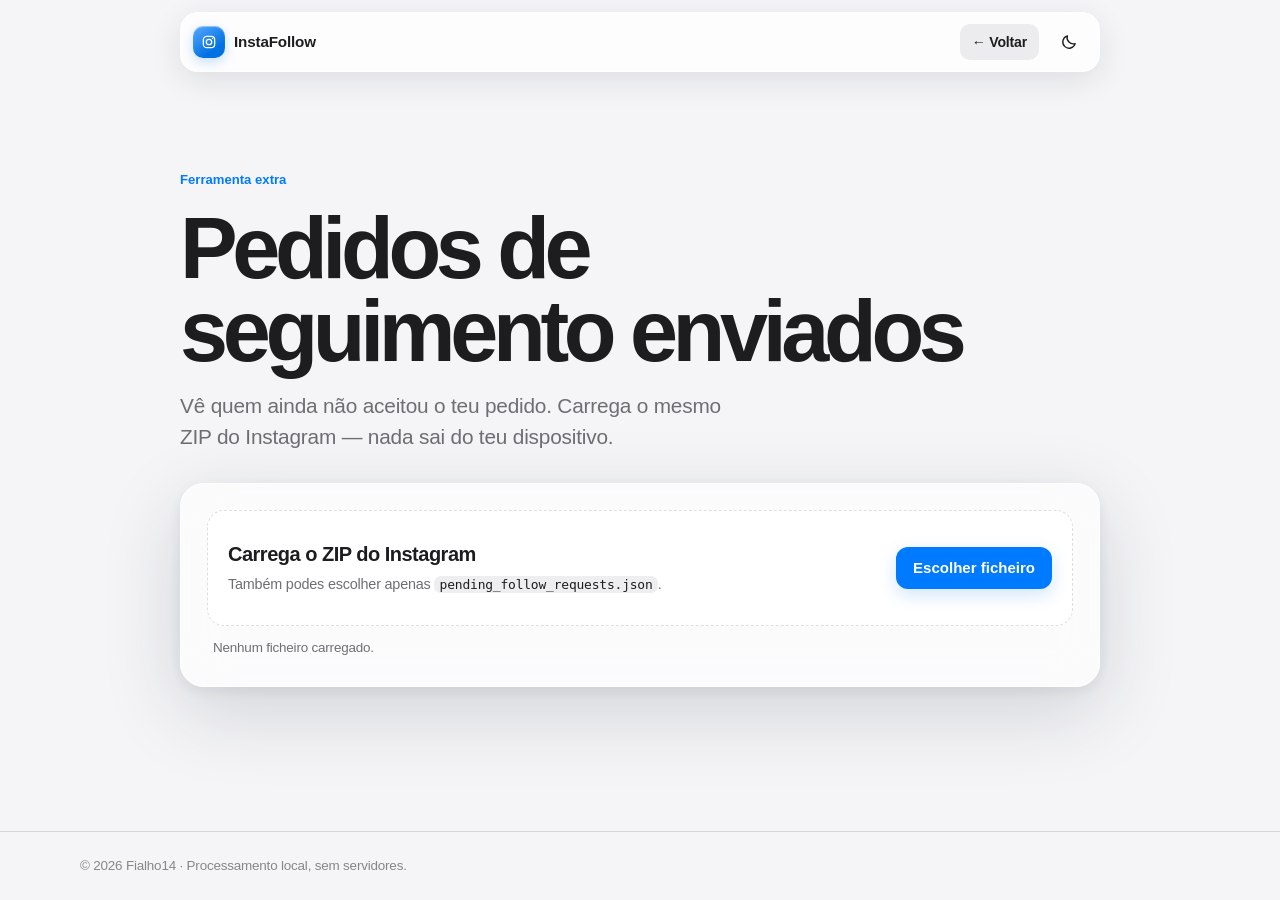
<file: pedidos-pendentes.html>
<!doctype html>
<html lang="pt" data-theme="auto">
<head>
  <meta charset="utf-8">
  <meta name="viewport" content="width=device-width, initial-scale=1">
  <title>Pedidos enviados — InstaFollow</title>
  <meta name="description" content="Vê os pedidos de seguimento que ainda estão pendentes no teu export do Instagram. Tudo é processado localmente no browser.">
  <meta name="color-scheme" content="light dark">
  <meta name="theme-color" content="#f5f5f7" media="(prefers-color-scheme: light)">
  <meta name="theme-color" content="#000000" media="(prefers-color-scheme: dark)">
  <link rel="canonical" href="https://instafollow-pt.vercel.app/pedidos-pendentes.html">
  <link rel="stylesheet" href="assets/css/main.css">
  <link rel="stylesheet" href="assets/css/apple.css">
</head>
<body class="utility-body">
  <a class="skip-link" href="#analisar-pedidos">Saltar para a análise</a>

  <header class="site-header" id="siteHeader">
    <div class="shell header-inner">
      <a class="brand" href="index.html" aria-label="InstaFollow, voltar à página principal">
        <span class="brand-mark" aria-hidden="true">
          <svg viewBox="0 0 24 24" focusable="false">
            <rect x="3.5" y="3.5" width="17" height="17" rx="5.2"></rect>
            <circle cx="12" cy="12" r="4.1"></circle>
            <path d="M17.4 6.6h.01"></path>
          </svg>
        </span>
        <span class="brand-name">InstaFollow</span>
      </a>

      <div class="header-actions">
        <a class="button ghost small" href="index.html">← Voltar</a>
        <button class="theme-toggle" id="themeToggle" type="button" aria-label="Alternar tema claro e escuro">
          <svg class="icon-sun" viewBox="0 0 24 24" aria-hidden="true" focusable="false">
            <circle cx="12" cy="12" r="4.2"></circle>
            <path d="M12 2.8v2.4M12 18.8v2.4M2.8 12h2.4M18.8 12h2.4M5.5 5.5l1.7 1.7M16.8 16.8l1.7 1.7M18.5 5.5l-1.7 1.7M7.2 16.8l-1.7 1.7"></path>
          </svg>
          <svg class="icon-moon" viewBox="0 0 24 24" aria-hidden="true" focusable="false">
            <path d="M20.2 14.2A8.4 8.4 0 0 1 9.8 3.8a8.4 8.4 0 1 0 10.4 10.4Z"></path>
          </svg>
        </button>
      </div>
    </div>
  </header>

  <main class="utility-main">
    <section class="shell utility-shell" id="analisar-pedidos" aria-labelledby="pendingTitle">
      <div class="utility-intro">
        <p class="eyebrow">Ferramenta extra</p>
        <h1 id="pendingTitle">Pedidos de seguimento enviados</h1>
        <p class="section-lede">Vê quem ainda não aceitou o teu pedido. Carrega o mesmo ZIP do Instagram — nada sai do teu dispositivo.</p>
      </div>

      <div class="pending-upload-card">
        <div class="pending-drop-zone" id="pendingDropZone">
          <input class="file-input" id="pendingFileInput" type="file" accept=".zip,.json,application/json,application/zip,application/x-zip-compressed">
          <div>
            <p class="upload-title">Carrega o ZIP do Instagram</p>
            <p class="upload-note">Também podes escolher apenas <code>pending_follow_requests.json</code>.</p>
          </div>
          <button class="button primary" id="pendingUploadButton" type="button">Escolher ficheiro</button>
        </div>
        <p class="upload-status" id="pendingUploadStatus" aria-live="polite">Nenhum ficheiro carregado.</p>
      </div>

      <section class="pending-results" id="pendingResults" aria-labelledby="pendingResultsTitle" hidden>
        <div class="pending-results-head">
          <div>
            <p class="eyebrow">Resultado</p>
            <h2 id="pendingResultsTitle"><span id="pendingTotal">0</span> pedidos pendentes</h2>
          </div>
          <div class="pending-controls">
            <label class="field" for="pendingSearch">
              <span class="field-label">Pesquisar</span>
              <span class="input-shell">
                <input id="pendingSearch" type="search" placeholder="username ou nome" autocomplete="off">
              </span>
            </label>
            <label class="field" for="pendingSort">
              <span class="field-label">Ordenar</span>
              <select id="pendingSort">
                <option value="recent">Mais recentes</option>
                <option value="oldest">Mais antigos</option>
                <option value="username">A–Z</option>
              </select>
            </label>
          </div>
        </div>

        <p class="pending-visible"><span id="pendingVisible">0</span> visíveis</p>
        <ol class="pending-request-list" id="pendingRequestList"></ol>
        <div class="empty pending-empty" id="pendingEmpty" hidden>
          <p>Não há resultados para essa pesquisa.</p>
        </div>
        <p class="footnote">A lista existe apenas em memória enquanto esta página estiver aberta.</p>
      </section>
    </section>
  </main>

  <footer class="site-footer utility-footer">
    <div class="shell footer-inner">
      <p class="footer-legal">© <span id="year">2026</span> Fialho14 · Processamento local, sem servidores.</p>
    </div>
  </footer>

  <script src="vendor/fflate.min.js"></script>
  <script src="assets/js/pending-requests.js" defer></script>
</body>
</html>
</file>
<file: assets/css/main.css>
/* ============================================================
   InstaFollow — design system
   Tudo local: sem fontes externas, sem imagens remotas.
   ============================================================ */

/* ----------------------------- Tokens ----------------------------- */

:root {
  color-scheme: light;

  /* marca */
  --brand-a: #f9ce34;
  --brand-b: #ee2a7b;
  --brand-c: #6228d7;
  --brand-gradient: linear-gradient(120deg, var(--brand-a), var(--brand-b) 46%, var(--brand-c));

  /* superfícies */
  --bg: #f6f6f9;
  --bg-raised: #ffffff;
  --surface: rgba(255, 255, 255, 0.86);
  --surface-solid: #ffffff;
  --surface-soft: rgba(236, 236, 242, 0.62);
  --surface-control: rgba(120, 120, 134, 0.1);

  /* tinta */
  --text: #17171d;
  --muted: #5a5a68;
  --soft: #87878f;

  /* traço */
  --border: rgba(23, 23, 29, 0.1);
  --border-strong: rgba(23, 23, 29, 0.18);

  /* ação */
  --accent: #6d28d9;
  --accent-strong: #5b21b6;
  --accent-soft: rgba(109, 40, 217, 0.1);
  --accent-ring: rgba(109, 40, 217, 0.3);

  /* estado — reservadas, sempre com rótulo */
  --done: #147a46;
  --done-soft: rgba(20, 122, 70, 0.12);
  --warning: #b45309;
  --warning-soft: rgba(180, 83, 9, 0.12);
  --danger: #d3312a;

  /* sombras */
  --shadow-lg: 0 24px 70px rgba(20, 20, 40, 0.12);
  --shadow-md: 0 10px 32px rgba(20, 20, 40, 0.08);
  --shadow-sm: 0 2px 10px rgba(20, 20, 40, 0.06);
  --inset-light: inset 0 1px 0 rgba(255, 255, 255, 0.7);

  /* geometria */
  --radius-lg: 20px;
  --radius-md: 14px;
  --radius-sm: 10px;

  --header-height: 66px;
  --progress: 0%;
  --glow-opacity: 0.55;
}

[data-theme="dark"] {
  color-scheme: dark;

  --bg: #0b0b10;
  --bg-raised: #131318;
  --surface: rgba(24, 24, 31, 0.82);
  --surface-solid: #1b1b22;
  --surface-soft: rgba(46, 46, 56, 0.5);
  --surface-control: rgba(140, 140, 160, 0.16);

  --text: #f3f3f7;
  --muted: #a2a2af;
  --soft: #74747e;

  --border: rgba(255, 255, 255, 0.1);
  --border-strong: rgba(255, 255, 255, 0.2);

  --accent: #a78bfa;
  --accent-strong: #c4b0ff;
  --accent-soft: rgba(167, 139, 250, 0.14);
  --accent-ring: rgba(167, 139, 250, 0.36);

  --done: #45d183;
  --done-soft: rgba(69, 209, 131, 0.14);
  --warning: #fbbf24;
  --warning-soft: rgba(251, 191, 36, 0.14);
  --danger: #ff7d72;

  --shadow-lg: 0 24px 70px rgba(0, 0, 0, 0.5);
  --shadow-md: 0 10px 32px rgba(0, 0, 0, 0.36);
  --shadow-sm: 0 2px 10px rgba(0, 0, 0, 0.3);
  --inset-light: inset 0 1px 0 rgba(255, 255, 255, 0.06);

  --glow-opacity: 0.4;
}

@media (prefers-color-scheme: dark) {
  :root:not([data-theme="light"]):not([data-theme="dark"]) {
    color-scheme: dark;

    --bg: #0b0b10;
    --bg-raised: #131318;
    --surface: rgba(24, 24, 31, 0.82);
    --surface-solid: #1b1b22;
    --surface-soft: rgba(46, 46, 56, 0.5);
    --surface-control: rgba(140, 140, 160, 0.16);

    --text: #f3f3f7;
    --muted: #a2a2af;
    --soft: #74747e;

    --border: rgba(255, 255, 255, 0.1);
    --border-strong: rgba(255, 255, 255, 0.2);

    --accent: #a78bfa;
    --accent-strong: #c4b0ff;
    --accent-soft: rgba(167, 139, 250, 0.14);
    --accent-ring: rgba(167, 139, 250, 0.36);

    --done: #45d183;
    --done-soft: rgba(69, 209, 131, 0.14);
    --warning: #fbbf24;
    --warning-soft: rgba(251, 191, 36, 0.14);
    --danger: #ff7d72;

    --shadow-lg: 0 24px 70px rgba(0, 0, 0, 0.5);
    --shadow-md: 0 10px 32px rgba(0, 0, 0, 0.36);
    --shadow-sm: 0 2px 10px rgba(0, 0, 0, 0.3);
    --inset-light: inset 0 1px 0 rgba(255, 255, 255, 0.06);

    --glow-opacity: 0.4;
  }
}

/* ----------------------------- Base ----------------------------- */

*,
*::before,
*::after {
  box-sizing: border-box;
}

html {
  background: var(--bg);
  scroll-behavior: smooth;
  scroll-padding-top: calc(var(--header-height) + 18px);
}

body {
  margin: 0;
  background: var(--bg);
  color: var(--text);
  font-family: -apple-system, BlinkMacSystemFont, "Segoe UI", Roboto, "Helvetica Neue", Arial, sans-serif;
  font-size: 1rem;
  line-height: 1.55;
  text-rendering: optimizeLegibility;
  -webkit-font-smoothing: antialiased;
}

button,
input,
select {
  font: inherit;
}

button,
a,
input,
select,
summary {
  -webkit-tap-highlight-color: transparent;
}

button:disabled,
input:disabled,
select:disabled {
  cursor: not-allowed;
  opacity: 0.5;
}

:focus-visible {
  outline: 3px solid var(--accent-ring);
  outline-offset: 3px;
  border-radius: 4px;
}

code {
  padding: 0.1em 0.4em;
  border-radius: 6px;
  background: var(--surface-control);
  color: var(--text);
  font-family: ui-monospace, "SF Mono", SFMono-Regular, Menlo, Consolas, monospace;
  font-size: 0.9em;
}

.shell {
  width: min(1160px, calc(100% - 40px));
  margin-inline: auto;
}

.skip-link {
  position: fixed;
  top: -100px;
  left: 16px;
  z-index: 100;
  padding: 10px 16px;
  border-radius: var(--radius-sm);
  background: var(--accent);
  color: #fff;
  font-weight: 700;
  text-decoration: none;
  transition: top 160ms ease;
}

.skip-link:focus {
  top: 12px;
}

/* --------------------------- Tipografia --------------------------- */

h1,
h2,
h3 {
  margin: 0;
  color: var(--text);
  letter-spacing: -0.02em;
  text-wrap: balance;
}

h1 {
  font-size: clamp(2.6rem, 6vw, 4.4rem);
  font-weight: 800;
  line-height: 1.02;
}

h2 {
  font-size: clamp(1.7rem, 3.4vw, 2.5rem);
  font-weight: 760;
  line-height: 1.1;
}

h3 {
  font-size: 1.12rem;
  font-weight: 720;
  line-height: 1.25;
}

.eyebrow {
  display: inline-flex;
  align-items: center;
  gap: 9px;
  margin: 0;
  color: var(--accent);
  font-size: 0.78rem;
  font-weight: 800;
  letter-spacing: 0.14em;
  text-transform: uppercase;
}

.gradient-text {
  background: var(--brand-gradient);
  -webkit-background-clip: text;
  background-clip: text;
  -webkit-text-fill-color: transparent;
  color: transparent;
}

.lede,
.section-lede {
  margin: 0;
  max-width: 640px;
  color: var(--muted);
  font-size: clamp(1.02rem, 1.6vw, 1.18rem);
  line-height: 1.6;
}

.section-head {
  display: grid;
  gap: 14px;
  max-width: 720px;
  margin-bottom: clamp(28px, 4vw, 44px);
}

.pulse-dot {
  width: 8px;
  height: 8px;
  flex: 0 0 auto;
  border-radius: 50%;
  background: var(--done);
  box-shadow: 0 0 0 0 var(--done-soft);
  animation: pulse 2.4s ease-out infinite;
}

@keyframes pulse {
  0% { box-shadow: 0 0 0 0 var(--done-soft); }
  60% { box-shadow: 0 0 0 9px transparent; }
  100% { box-shadow: 0 0 0 0 transparent; }
}

/* ----------------------------- Botões ----------------------------- */

.button {
  display: inline-flex;
  align-items: center;
  justify-content: center;
  gap: 8px;
  min-height: 44px;
  border: 1px solid var(--border);
  border-radius: var(--radius-sm);
  padding: 0 18px;
  background: var(--surface-solid);
  color: var(--text);
  font-weight: 700;
  text-decoration: none;
  white-space: nowrap;
  cursor: pointer;
  box-shadow: var(--inset-light), var(--shadow-sm);
  transition: transform 150ms ease, background 150ms ease, border-color 150ms ease, color 150ms ease, box-shadow 150ms ease;
}

.button:hover {
  transform: translateY(-1px);
}

.button:active {
  transform: translateY(0);
}

.button svg {
  width: 17px;
  height: 17px;
  flex: 0 0 auto;
  fill: none;
  stroke: currentColor;
  stroke-width: 1.9;
  stroke-linecap: round;
  stroke-linejoin: round;
}

.button.primary {
  position: relative;
  overflow: hidden;
  border-color: transparent;
  background: linear-gradient(120deg, #8b31e8, #d6226e 92%);
  color: #fff;
  box-shadow: 0 12px 26px rgba(160, 42, 165, 0.32);
}

.button.primary::after {
  position: absolute;
  inset: 0;
  content: "";
  background: linear-gradient(120deg, rgba(255, 255, 255, 0.18), rgba(255, 255, 255, 0) 55%);
  opacity: 0.9;
  transition: opacity 150ms ease;
}

.button.primary:hover::after {
  opacity: 0.4;
}

.button.primary > * {
  position: relative;
  z-index: 1;
}

.button.ghost {
  background: var(--surface-control);
  color: var(--text);
}

.button.ghost:hover,
.button.ghost:focus-visible {
  border-color: var(--accent-ring);
  background: var(--accent-soft);
  color: var(--accent);
}

.button.large {
  min-height: 52px;
  padding: 0 24px;
  font-size: 1.02rem;
  border-radius: var(--radius-md);
}

.button.small {
  min-height: 36px;
  padding: 0 12px;
  font-size: 0.88rem;
  box-shadow: none;
}

.button.support {
  overflow: hidden;
  border-color: rgba(255, 255, 255, 0.18);
  background: linear-gradient(120deg, #ff4f6d 0%, #e92c83 48%, #7b27dd 100%);
  color: #fff;
  box-shadow: 0 7px 18px rgba(173, 35, 145, 0.24);
}

.button.support:hover {
  border-color: rgba(255, 255, 255, 0.3);
  filter: saturate(1.08);
}

/* ----------------------------- Header ----------------------------- */

.site-header {
  position: sticky;
  top: 0;
  z-index: 40;
  border-bottom: 1px solid transparent;
  background: color-mix(in srgb, var(--bg) 72%, transparent);
  backdrop-filter: blur(18px) saturate(1.4);
  -webkit-backdrop-filter: blur(18px) saturate(1.4);
  transition: border-color 200ms ease, background 200ms ease;
}

.site-header.scrolled {
  border-color: var(--border);
}

.header-inner {
  display: flex;
  align-items: center;
  justify-content: space-between;
  gap: 18px;
  min-height: var(--header-height);
}

.brand {
  display: inline-flex;
  align-items: center;
  gap: 10px;
  color: var(--text);
  font-weight: 800;
  font-size: 1.02rem;
  letter-spacing: -0.01em;
  text-decoration: none;
}

.brand-mark {
  width: 34px;
  height: 34px;
  display: grid;
  place-items: center;
  flex: 0 0 auto;
  border-radius: 10px;
  background: var(--brand-gradient);
  box-shadow: 0 6px 16px rgba(200, 60, 140, 0.32);
}

.brand-mark svg {
  width: 18px;
  height: 18px;
  fill: none;
  stroke: #fff;
  stroke-width: 1.9;
  stroke-linecap: round;
  stroke-linejoin: round;
}

.site-nav {
  display: flex;
  gap: 4px;
}

.site-nav a {
  padding: 8px 12px;
  border-radius: 8px;
  color: var(--muted);
  font-size: 0.92rem;
  font-weight: 650;
  text-decoration: none;
  transition: color 140ms ease, background 140ms ease;
}

.site-nav a:hover,
.site-nav a:focus-visible {
  background: var(--surface-control);
  color: var(--text);
}

.header-actions {
  display: inline-flex;
  align-items: center;
  gap: 8px;
}

.theme-toggle {
  width: 38px;
  height: 38px;
  display: grid;
  place-items: center;
  border: 1px solid var(--border);
  border-radius: var(--radius-sm);
  background: var(--surface-control);
  color: var(--text);
  cursor: pointer;
  transition: border-color 150ms ease, background 150ms ease, transform 150ms ease;
}

.theme-toggle:hover {
  transform: translateY(-1px);
  border-color: var(--accent-ring);
}

.theme-toggle svg {
  width: 18px;
  height: 18px;
  fill: none;
  stroke: currentColor;
  stroke-width: 1.8;
  stroke-linecap: round;
  stroke-linejoin: round;
}

/* mostra o ícone do tema que o clique ativa (o oposto do atual) */
.theme-toggle .icon-sun { display: none; }
.theme-toggle .icon-moon { display: block; }

[data-theme="dark"] .theme-toggle .icon-sun { display: block; }
[data-theme="dark"] .theme-toggle .icon-moon { display: none; }

@media (prefers-color-scheme: dark) {
  :root:not([data-theme="light"]):not([data-theme="dark"]) .theme-toggle .icon-sun { display: block; }
  :root:not([data-theme="light"]):not([data-theme="dark"]) .theme-toggle .icon-moon { display: none; }
}

/* ------------------------------ Hero ------------------------------ */

.hero {
  position: relative;
  overflow: clip;
  padding: clamp(48px, 8vw, 104px) 0 clamp(40px, 6vw, 72px);
}

.hero-glow {
  position: absolute;
  inset: -20% -10% auto;
  height: 130%;
  pointer-events: none;
  opacity: var(--glow-opacity);
  background:
    radial-gradient(560px 380px at 14% 12%, rgba(249, 206, 52, 0.22), transparent 68%),
    radial-gradient(640px 430px at 78% 6%, rgba(238, 42, 123, 0.2), transparent 66%),
    radial-gradient(720px 480px at 55% 82%, rgba(98, 40, 215, 0.2), transparent 70%);
  filter: blur(52px);
}

.hero-inner {
  position: relative;
  display: grid;
  grid-template-columns: minmax(0, 1.1fr) minmax(340px, 440px);
  gap: clamp(28px, 4vw, 56px);
  align-items: center;
}

.hero-copy {
  display: grid;
  gap: 22px;
  justify-items: start;
}

.hero-cta {
  display: flex;
  flex-wrap: wrap;
  gap: 12px;
  margin-top: 4px;
}

.trust-strip {
  display: flex;
  flex-wrap: wrap;
  gap: 8px 20px;
  margin: 10px 0 0;
  padding: 0;
  list-style: none;
}

.trust-strip li {
  display: inline-flex;
  align-items: center;
  gap: 7px;
  color: var(--muted);
  font-size: 0.88rem;
  font-weight: 650;
}

.trust-strip svg {
  width: 16px;
  height: 16px;
  flex: 0 0 auto;
  fill: none;
  stroke: var(--accent);
  stroke-width: 1.7;
  stroke-linecap: round;
  stroke-linejoin: round;
}

/* -------------------------- Painel de upload -------------------------- */

.upload-panel {
  display: grid;
  gap: 14px;
  border: 1px solid var(--border);
  border-radius: var(--radius-lg);
  padding: 18px;
  background: var(--surface);
  box-shadow: var(--inset-light), var(--shadow-lg);
  backdrop-filter: blur(28px) saturate(1.35);
  -webkit-backdrop-filter: blur(28px) saturate(1.35);
}

.upload-zone {
  position: relative;
  overflow: hidden;
  display: grid;
  place-items: center;
  gap: 12px;
  min-height: 240px;
  border: 1.5px dashed var(--accent-ring);
  border-radius: var(--radius-md);
  padding: 26px 22px;
  background: var(--surface-soft);
  text-align: center;
  transition: border-color 160ms ease, background 160ms ease, transform 160ms ease;
}

.upload-zone::after {
  position: absolute;
  inset: 0;
  pointer-events: none;
  content: "";
  background: linear-gradient(180deg, rgba(255, 255, 255, 0.5), rgba(255, 255, 255, 0));
}

[data-theme="dark"] .upload-zone::after {
  background: linear-gradient(180deg, rgba(255, 255, 255, 0.05), rgba(255, 255, 255, 0));
}

@media (prefers-color-scheme: dark) {
  :root:not([data-theme="light"]):not([data-theme="dark"]) .upload-zone::after {
    background: linear-gradient(180deg, rgba(255, 255, 255, 0.05), rgba(255, 255, 255, 0));
  }
}

.upload-zone > * {
  position: relative;
  z-index: 1;
}

.upload-zone:hover {
  border-color: var(--accent);
}

.upload-zone.dragging {
  border-color: var(--accent);
  background: var(--accent-soft);
  transform: scale(1.01);
}

.upload-glyph {
  width: 56px;
  height: 56px;
  display: grid;
  place-items: center;
  border-radius: 18px;
  background: var(--brand-gradient);
  color: #fff;
  box-shadow: 0 10px 24px rgba(200, 60, 140, 0.34);
}

.upload-glyph svg {
  width: 26px;
  height: 26px;
  fill: none;
  stroke: currentColor;
  stroke-width: 1.9;
  stroke-linecap: round;
  stroke-linejoin: round;
}

.upload-title {
  margin: 0;
  font-size: 1.1rem;
  font-weight: 760;
}

.upload-note {
  max-width: 320px;
  margin: 0;
  color: var(--muted);
  font-size: 0.9rem;
  line-height: 1.5;
}

.upload-buttons {
  display: flex;
  flex-wrap: wrap;
  justify-content: center;
  gap: 8px;
}

.upload-status {
  min-height: 22px;
  margin: 0;
  color: var(--muted);
  font-size: 0.9rem;
  font-weight: 650;
  line-height: 1.45;
}

.upload-status.success {
  color: var(--done);
}

.upload-status.error {
  color: var(--danger);
}

.file-input {
  position: absolute;
  width: 1px;
  height: 1px;
  overflow: hidden;
  clip: rect(0 0 0 0);
  white-space: nowrap;
}

.source-strip {
  display: flex;
  flex-wrap: wrap;
  gap: 6px;
}

.source-strip:empty {
  display: none;
}

.source-pill {
  display: inline-flex;
  align-items: center;
  min-height: 28px;
  border-radius: 999px;
  padding: 0 11px;
  background: var(--surface-control);
  color: var(--muted);
  font-size: 0.8rem;
  font-weight: 700;
}

.progress-panel {
  display: grid;
  grid-template-columns: auto 1fr;
  gap: 16px;
  align-items: center;
  border-top: 1px solid var(--border);
  padding-top: 14px;
}

.progress-ring {
  width: 82px;
  aspect-ratio: 1;
  display: grid;
  place-items: center;
  border-radius: 50%;
  background:
    radial-gradient(circle at center, var(--surface-solid) 0 57%, transparent 58%),
    conic-gradient(var(--accent) var(--progress), var(--surface-control) 0);
  box-shadow: inset 0 0 0 1px var(--border);
  transition: background 300ms ease;
}

.progress-ring strong {
  display: block;
  font-size: 1.3rem;
  font-weight: 760;
  line-height: 1;
  text-align: center;
}

.progress-ring span {
  display: block;
  margin-top: 4px;
  color: var(--muted);
  font-size: 0.6rem;
  font-weight: 800;
  letter-spacing: 0.08em;
  text-align: center;
  text-transform: uppercase;
}

.progress-text {
  margin: 0;
  color: var(--muted);
  font-size: 0.95rem;
  line-height: 1.45;
}

/* ----------------------------- Secções ----------------------------- */

.dashboard,
.how,
.features,
.faq {
  padding: clamp(56px, 8vw, 104px) 0 0;
}

.dashboard {
  padding-top: clamp(32px, 5vw, 56px);
}

/* ------------------------------ Stats ------------------------------ */

.stats {
  display: grid;
  grid-template-columns: repeat(6, minmax(0, 1fr));
  gap: 12px;
  margin-bottom: 18px;
}

.stat {
  display: grid;
  gap: 8px;
  align-content: start;
  border: 1px solid var(--border);
  border-radius: var(--radius-md);
  padding: 16px 18px;
  background: var(--surface);
  box-shadow: var(--inset-light), var(--shadow-sm);
  backdrop-filter: blur(20px) saturate(1.3);
  -webkit-backdrop-filter: blur(20px) saturate(1.3);
}

.stat.highlight {
  border-color: transparent;
  background:
    linear-gradient(var(--surface-solid), var(--surface-solid)) padding-box,
    var(--brand-gradient) border-box;
  border: 1.5px solid transparent;
}

.stat-label {
  display: inline-flex;
  align-items: center;
  gap: 7px;
  color: var(--muted);
  font-size: 0.82rem;
  font-weight: 700;
}

.stat-value {
  font-size: clamp(1.6rem, 2.6vw, 2.1rem);
  font-weight: 740;
  line-height: 1.05;
  letter-spacing: -0.02em;
}

.status-dot {
  width: 8px;
  height: 8px;
  flex: 0 0 auto;
  border-radius: 50%;
}

.status-dot.pending { background: var(--accent); }
.status-dot.done { background: var(--done); }
.status-dot.unavailable { background: var(--warning); }

/* ----------------------------- Toolbar ----------------------------- */

.workbench {
  display: grid;
  gap: 14px;
}

.toolbar {
  position: sticky;
  top: var(--header-height);
  z-index: 20;
  display: grid;
  grid-template-columns: minmax(240px, 1fr) minmax(160px, 210px);
  gap: 10px;
  align-items: end;
  margin-inline: -10px;
  padding: 12px 10px;
  border-radius: var(--radius-md);
  background: color-mix(in srgb, var(--bg) 82%, transparent);
  backdrop-filter: blur(18px) saturate(1.3);
  -webkit-backdrop-filter: blur(18px) saturate(1.3);
}

.field {
  min-width: 0;
  display: flex;
  flex-direction: column;
  gap: 7px;
}

.field-label {
  color: var(--muted);
  font-size: 0.75rem;
  font-weight: 780;
  letter-spacing: 0.05em;
  text-transform: uppercase;
}

.input-shell,
select {
  width: 100%;
  min-height: 46px;
  border: 1px solid var(--border);
  border-radius: var(--radius-sm);
  background: var(--surface-solid);
  box-shadow: var(--inset-light), var(--shadow-sm);
}

.input-shell {
  display: grid;
  grid-template-columns: 20px 1fr;
  gap: 10px;
  align-items: center;
  padding: 0 14px;
  transition: border-color 150ms ease, box-shadow 150ms ease;
}

.input-shell svg {
  width: 17px;
  height: 17px;
  fill: none;
  stroke: var(--muted);
  stroke-width: 2;
  stroke-linecap: round;
  stroke-linejoin: round;
}

.input-shell input {
  min-width: 0;
  width: 100%;
  border: 0;
  padding: 0;
  background: transparent;
  color: var(--text);
  font-size: 0.98rem;
  outline: none;
}

select {
  appearance: none;
  padding: 0 34px 0 13px;
  color: var(--text);
  font-weight: 680;
  outline: none;
  cursor: pointer;
  background-image:
    linear-gradient(45deg, transparent 50%, var(--muted) 50%),
    linear-gradient(135deg, var(--muted) 50%, transparent 50%);
  background-position:
    calc(100% - 18px) 50%,
    calc(100% - 12px) 50%;
  background-size: 6px 6px, 6px 6px;
  background-repeat: no-repeat;
  transition: border-color 150ms ease, box-shadow 150ms ease;
}

.input-shell:focus-within,
select:focus {
  border-color: var(--accent);
  box-shadow: 0 0 0 4px var(--accent-soft);
}

.filter-bar {
  grid-column: 1 / -1;
  display: grid;
  grid-template-columns: 1fr auto;
  gap: 10px;
  align-items: center;
}

.view-tabs {
  min-width: 0;
  display: grid;
  grid-template-columns: repeat(4, minmax(0, 1fr));
  min-height: 46px;
  padding: 4px;
  border: 1px solid var(--border);
  border-radius: var(--radius-sm);
  background: var(--surface-control);
}

.view-tab {
  min-width: 0;
  display: flex;
  align-items: center;
  justify-content: center;
  gap: 8px;
  border: 0;
  border-radius: 7px;
  padding: 0 10px;
  background: transparent;
  color: var(--muted);
  font-weight: 700;
  font-size: 0.92rem;
  cursor: pointer;
  transition: background 140ms ease, color 140ms ease, box-shadow 140ms ease;
}

.view-tab strong {
  min-width: 24px;
  min-height: 21px;
  display: inline-flex;
  align-items: center;
  justify-content: center;
  border-radius: 999px;
  padding: 0 7px;
  background: color-mix(in srgb, var(--text) 8%, transparent);
  color: inherit;
  font-size: 0.76rem;
  line-height: 1;
}

.view-tab.active {
  background: var(--surface-solid);
  color: var(--text);
  box-shadow: var(--shadow-sm);
}

.toolbar-side {
  display: inline-flex;
  align-items: stretch;
  gap: 8px;
}

.visible-count {
  min-height: 36px;
  display: inline-flex;
  align-items: center;
  border: 1px solid var(--border);
  border-radius: var(--radius-sm);
  padding: 0 12px;
  background: var(--surface-solid);
  color: var(--muted);
  font-size: 0.88rem;
  font-weight: 700;
  white-space: nowrap;
}

/* --------------------------- Lista de perfis --------------------------- */

.user-list {
  list-style: none;
  display: grid;
  gap: 8px;
  margin: 0;
  padding: 0;
}

.user-card {
  display: grid;
  grid-template-columns: 34px 46px minmax(0, 1fr) auto;
  gap: 12px;
  align-items: center;
  min-height: 76px;
  border: 1px solid var(--border);
  border-radius: var(--radius-md);
  padding: 13px 14px;
  background: var(--surface);
  box-shadow: var(--inset-light), var(--shadow-sm);
  backdrop-filter: blur(20px) saturate(1.3);
  -webkit-backdrop-filter: blur(20px) saturate(1.3);
  transition: border-color 160ms ease, background 160ms ease, transform 160ms ease, opacity 160ms ease, box-shadow 160ms ease;
}

.user-card:hover {
  border-color: var(--border-strong);
  transform: translateY(-1px);
  box-shadow: var(--inset-light), var(--shadow-md);
}

.user-card[hidden] {
  display: none;
}

.user-card.done,
.user-card.unavailable {
  opacity: 0.72;
}

.done-check {
  position: relative;
  width: 28px;
  height: 28px;
  display: grid;
  place-items: center;
  cursor: pointer;
}

.done-check input {
  position: absolute;
  inset: 0;
  opacity: 0;
  cursor: pointer;
}

.checkmark {
  width: 28px;
  height: 28px;
  display: grid;
  place-items: center;
  border: 1.5px solid var(--border-strong);
  border-radius: 50%;
  background: var(--surface-solid);
  color: transparent;
  transition: all 160ms ease;
}

.checkmark svg {
  width: 17px;
  height: 17px;
  fill: none;
  stroke: currentColor;
  stroke-width: 2.5;
  stroke-linecap: round;
  stroke-linejoin: round;
}

.done-check input:checked + .checkmark {
  border-color: var(--done);
  background: var(--done);
  color: #fff;
}

.done-check input:focus-visible + .checkmark {
  outline: 3px solid var(--accent-ring);
  outline-offset: 2px;
}

.avatar {
  width: 46px;
  height: 46px;
  display: grid;
  place-items: center;
  border: 1px solid hsla(var(--avatar-hue), 62%, 36%, 0.2);
  border-radius: 50%;
  background: linear-gradient(180deg, hsla(var(--avatar-hue), 84%, 94%, 1), hsla(var(--avatar-hue), 68%, 86%, 1));
  color: hsl(var(--avatar-hue), 58%, 28%);
  font-weight: 800;
}

.user-main {
  min-width: 0;
  display: grid;
  gap: 5px;
}

.username-row,
.meta-row {
  min-width: 0;
  display: flex;
  align-items: center;
  gap: 8px;
}

.user-main a {
  min-width: 0;
  overflow-wrap: anywhere;
  color: var(--text);
  font-size: 1.02rem;
  font-weight: 730;
  text-decoration: none;
}

.user-main a:hover,
.user-main a:focus-visible {
  color: var(--accent);
  text-decoration: underline;
}

.user-card.done .user-main a,
.user-card.unavailable .user-main a {
  color: var(--muted);
  text-decoration: line-through;
}

.meta-row {
  color: var(--muted);
  font-size: 0.85rem;
  font-weight: 600;
}

.meta-dot {
  width: 4px;
  height: 4px;
  flex: 0 0 auto;
  border-radius: 50%;
  background: var(--soft);
}

.status-pill {
  flex: 0 0 auto;
  min-height: 23px;
  display: inline-flex;
  align-items: center;
  border-radius: 999px;
  padding: 0 9px;
  background: var(--accent-soft);
  color: var(--accent);
  font-size: 0.74rem;
  font-weight: 760;
}

.user-card.done .status-pill {
  background: var(--done-soft);
  color: var(--done);
}

.user-card.unavailable .status-pill {
  background: var(--warning-soft);
  color: var(--warning);
}

.actions {
  display: flex;
  justify-content: flex-end;
  gap: 8px;
}

.actions .button {
  min-height: 40px;
  padding: 0 13px;
  font-size: 0.9rem;
}

.user-card.unavailable .unavailable-button {
  border-color: var(--warning);
  background: var(--warning-soft);
  color: var(--warning);
}

/* --------------------------- Estados vazios --------------------------- */

.empty {
  display: grid;
  justify-items: center;
  gap: 12px;
  border: 1.5px dashed var(--border-strong);
  border-radius: var(--radius-md);
  padding: 40px 24px;
  background: var(--surface-soft);
  text-align: center;
}

.empty svg {
  width: 40px;
  height: 40px;
  fill: none;
  stroke: var(--soft);
  stroke-width: 1.6;
  stroke-linecap: round;
  stroke-linejoin: round;
}

.empty p {
  max-width: 420px;
  margin: 0;
  color: var(--muted);
  font-weight: 650;
}

.footnote {
  margin: 0;
  color: var(--soft);
  font-size: 0.85rem;
  line-height: 1.5;
}

/* --------------------------- Como funciona --------------------------- */

.video-guide {
  display: grid;
  grid-template-columns: minmax(0, 1fr) minmax(220px, 360px);
  gap: clamp(24px, 5vw, 64px);
  align-items: center;
  margin-bottom: 18px;
  overflow: hidden;
  border: 1px solid var(--border);
  border-radius: var(--radius-lg);
  padding: clamp(22px, 4vw, 42px);
  background:
    radial-gradient(circle at 10% 0%, var(--accent-soft), transparent 44%),
    var(--surface);
  box-shadow: var(--inset-light), var(--shadow-md);
}

.video-guide-copy {
  display: grid;
  gap: 16px;
  align-content: center;
}

.video-guide-copy h3 {
  font-size: clamp(1.45rem, 3vw, 2.15rem);
  line-height: 1.12;
}

.video-guide-copy > p {
  max-width: 570px;
  margin: 0;
  color: var(--muted);
  font-size: 1rem;
  line-height: 1.6;
}

.video-kicker {
  width: fit-content;
  display: inline-flex;
  align-items: center;
  gap: 9px;
  color: var(--accent);
  font-size: 0.78rem;
  font-weight: 800;
  letter-spacing: 0.1em;
  text-transform: uppercase;
}

.play-dot {
  width: 28px;
  height: 28px;
  display: grid;
  place-items: center;
  border-radius: 50%;
  background: var(--brand-gradient);
  box-shadow: 0 7px 18px rgba(200, 60, 140, 0.28);
}

.play-dot::before {
  width: 0;
  height: 0;
  margin-left: 2px;
  border-top: 5px solid transparent;
  border-bottom: 5px solid transparent;
  border-left: 8px solid #fff;
  content: "";
}

.video-guide .guide-badges span {
  border-color: var(--accent-ring);
  background: var(--accent-soft);
  color: var(--accent);
}

.video-guide-copy .video-note {
  border-left: 3px solid var(--accent);
  padding-left: 13px;
  font-size: 0.9rem;
}

.video-frame {
  width: min(100%, 320px);
  justify-self: center;
  overflow: hidden;
  border: 1px solid var(--border-strong);
  border-radius: 22px;
  padding: 7px;
  background: #09090c;
  box-shadow: 0 24px 54px rgba(20, 20, 40, 0.24);
}

.video-frame video {
  width: 100%;
  max-height: min(72vh, 620px);
  display: block;
  border-radius: 16px;
  background: #000;
  aspect-ratio: 499 / 1080;
  object-fit: contain;
}

/* Mantém o ecrã inicial escuro, mas integra melhor o vídeo claro após iniciar. */
.video-frame.video-started,
.video-frame.video-started video {
  background: #fff;
}

.steps {
  display: grid;
  grid-template-columns: repeat(3, minmax(0, 1fr));
  gap: 14px;
  margin-bottom: 18px;
}

.step-card {
  position: relative;
  display: grid;
  gap: 10px;
  align-content: start;
  border: 1px solid var(--border);
  border-radius: var(--radius-md);
  padding: 22px;
  background: var(--surface);
  box-shadow: var(--inset-light), var(--shadow-sm);
}

.step-card p {
  margin: 0;
  color: var(--muted);
  font-size: 0.94rem;
  line-height: 1.55;
}

.step-number {
  width: 34px;
  height: 34px;
  display: grid;
  place-items: center;
  border-radius: 11px;
  background: var(--brand-gradient);
  color: #fff;
  font-size: 0.95rem;
  font-weight: 800;
}

.export-guide {
  border: 1px solid var(--border);
  border-radius: var(--radius-md);
  background: var(--surface);
  box-shadow: var(--inset-light), var(--shadow-sm);
}

.export-guide[open] {
  box-shadow: var(--inset-light), var(--shadow-md);
}

.guide-summary {
  display: grid;
  grid-template-columns: 1fr auto;
  gap: 16px;
  align-items: center;
  min-height: 58px;
  padding: 13px 16px;
  cursor: pointer;
  list-style: none;
}

.guide-summary::marker {
  content: "";
}

.guide-summary::-webkit-details-marker {
  display: none;
}

.guide-summary-title {
  display: grid;
  gap: 4px;
  min-width: 0;
}

.guide-summary-title strong {
  font-size: 1rem;
  line-height: 1.25;
}

.guide-summary-title span {
  color: var(--muted);
  font-size: 0.88rem;
  line-height: 1.4;
}

.guide-toggle {
  display: inline-flex;
  align-items: center;
  gap: 7px;
  min-height: 36px;
  border: 1px solid var(--accent-ring);
  border-radius: var(--radius-sm);
  padding: 0 12px;
  background: var(--accent-soft);
  color: var(--accent);
  font-size: 0.86rem;
  font-weight: 780;
  white-space: nowrap;
}

.guide-toggle::after {
  width: 7px;
  height: 7px;
  border-right: 2px solid currentColor;
  border-bottom: 2px solid currentColor;
  content: "";
  transform: translateY(-2px) rotate(45deg);
  transition: transform 160ms ease;
}

.export-guide[open] .guide-toggle::after {
  transform: translateY(2px) rotate(225deg);
}

.guide-toggle .when-open,
.export-guide[open] .guide-toggle .when-closed {
  display: none;
}

.export-guide[open] .guide-toggle .when-open {
  display: inline;
}

.guide-content {
  display: grid;
  grid-template-columns: minmax(220px, 0.5fr) minmax(0, 1fr);
  gap: 20px;
  align-items: start;
  border-top: 1px solid var(--border);
  padding: 20px 16px;
}

.guide-intro {
  display: grid;
  gap: 12px;
}

.guide-intro p {
  margin: 0;
  color: var(--muted);
  font-size: 0.94rem;
  line-height: 1.55;
}

.guide-badges {
  display: flex;
  flex-wrap: wrap;
  gap: 8px;
}

.guide-badges span {
  display: inline-flex;
  align-items: center;
  min-height: 30px;
  border: 1px solid var(--border);
  border-radius: 8px;
  padding: 0 10px;
  background: var(--surface-control);
  font-size: 0.8rem;
  font-weight: 720;
}

.guide-steps {
  list-style: none;
  counter-reset: export-step;
  display: grid;
  grid-template-columns: repeat(2, minmax(0, 1fr));
  gap: 8px;
  margin: 0;
  padding: 0;
}

.guide-steps li {
  counter-increment: export-step;
  min-width: 0;
  display: flex;
  align-items: start;
  gap: 10px;
  border: 1px solid var(--border);
  border-radius: var(--radius-sm);
  padding: 11px;
  background: var(--surface-solid);
  font-size: 0.9rem;
  line-height: 1.45;
}

.guide-steps li > span {
  min-width: 0;
  flex: 1;
}

.guide-steps li::before {
  flex: 0 0 auto;
  width: 28px;
  aspect-ratio: 1;
  display: grid;
  place-items: center;
  border-radius: 50%;
  background: var(--accent-soft);
  color: var(--accent);
  content: counter(export-step, decimal-leading-zero);
  font-size: 0.7rem;
  font-weight: 850;
  line-height: 1;
}

.guide-steps code {
  padding: 0;
  background: transparent;
  font-family: inherit;
  font-weight: 780;
}

/* --------------------------- Funcionalidades --------------------------- */

.feature-grid {
  display: grid;
  grid-template-columns: repeat(3, minmax(0, 1fr));
  gap: 14px;
}

.feature-card {
  display: grid;
  gap: 12px;
  align-content: start;
  border: 1px solid var(--border);
  border-radius: var(--radius-md);
  padding: 24px;
  background: var(--surface);
  box-shadow: var(--inset-light), var(--shadow-sm);
  transition: transform 180ms ease, border-color 180ms ease, box-shadow 180ms ease;
}

.feature-card:hover {
  transform: translateY(-3px);
  border-color: var(--accent-ring);
  box-shadow: var(--inset-light), var(--shadow-md);
}

.feature-card p {
  margin: 0;
  color: var(--muted);
  font-size: 0.94rem;
  line-height: 1.55;
}

.feature-icon {
  width: 42px;
  height: 42px;
  display: grid;
  place-items: center;
  border-radius: 13px;
  background: var(--accent-soft);
  color: var(--accent);
}

.feature-icon svg {
  width: 21px;
  height: 21px;
  fill: none;
  stroke: currentColor;
  stroke-width: 1.8;
  stroke-linecap: round;
  stroke-linejoin: round;
}

/* ----------------------------- Privacidade ----------------------------- */

.privacy {
  margin-top: clamp(56px, 8vw, 104px);
  padding: clamp(56px, 8vw, 96px) 0;
  border-block: 1px solid var(--border);
  background: var(--bg-raised);
}

.privacy-inner {
  display: grid;
  grid-template-columns: minmax(0, 1.1fr) minmax(300px, 0.9fr);
  gap: clamp(28px, 4vw, 56px);
  align-items: center;
}

.privacy-copy {
  display: grid;
  gap: 16px;
}

.privacy-list {
  display: grid;
  gap: 12px;
  margin: 6px 0 0;
  padding: 0;
  list-style: none;
}

.privacy-list li {
  position: relative;
  padding-left: 30px;
  color: var(--muted);
  font-size: 0.96rem;
  line-height: 1.55;
}

.privacy-list li strong {
  color: var(--text);
}

.privacy-list li::before {
  position: absolute;
  left: 0;
  top: 2px;
  width: 19px;
  height: 19px;
  display: grid;
  place-items: center;
  border-radius: 50%;
  background: var(--done-soft);
  color: var(--done);
  content: "✓";
  font-size: 0.72rem;
  font-weight: 800;
  line-height: 19px;
  text-align: center;
}

.privacy-terminal {
  overflow: hidden;
  border: 1px solid var(--border);
  border-radius: var(--radius-md);
  background: #101017;
  box-shadow: var(--shadow-lg);
  font-family: ui-monospace, "SF Mono", SFMono-Regular, Menlo, Consolas, monospace;
  font-size: 0.86rem;
}

.terminal-bar {
  display: flex;
  align-items: center;
  gap: 6px;
  padding: 11px 14px;
  border-bottom: 1px solid rgba(255, 255, 255, 0.08);
  background: rgba(255, 255, 255, 0.04);
}

.terminal-bar span {
  width: 11px;
  height: 11px;
  border-radius: 50%;
  background: rgba(255, 255, 255, 0.16);
}

.terminal-bar span:nth-child(1) { background: #ff5f57; }
.terminal-bar span:nth-child(2) { background: #febc2e; }
.terminal-bar span:nth-child(3) { background: #28c840; }

.terminal-bar em {
  margin-left: 8px;
  color: rgba(255, 255, 255, 0.45);
  font-style: normal;
  font-size: 0.78rem;
}

.terminal-body {
  display: grid;
  gap: 9px;
  padding: 18px 16px 22px;
  color: rgba(255, 255, 255, 0.82);
}

.terminal-body p {
  margin: 0;
  overflow-wrap: anywhere;
}

.t-prompt {
  color: rgba(255, 255, 255, 0.4);
  margin-right: 6px;
}

.t-ok {
  color: #45d183;
}

.t-zero {
  color: #f9ce34;
  font-weight: 700;
}

.t-cursor {
  color: rgba(255, 255, 255, 0.7);
  animation: blink 1.1s steps(1) infinite;
}

@keyframes blink {
  50% { opacity: 0; }
}

/* -------------------------------- FAQ -------------------------------- */

.faq {
  padding-bottom: clamp(56px, 8vw, 104px);
}

.faq-list {
  display: grid;
  gap: 10px;
  max-width: 820px;
}

.faq-item {
  border: 1px solid var(--border);
  border-radius: var(--radius-md);
  background: var(--surface);
  box-shadow: var(--inset-light), var(--shadow-sm);
}

.faq-item summary {
  position: relative;
  padding: 16px 48px 16px 18px;
  color: var(--text);
  font-weight: 700;
  line-height: 1.4;
  cursor: pointer;
  list-style: none;
}

.faq-item summary::marker {
  content: "";
}

.faq-item summary::-webkit-details-marker {
  display: none;
}

.faq-item summary::after {
  position: absolute;
  right: 20px;
  top: 50%;
  width: 8px;
  height: 8px;
  border-right: 2px solid var(--muted);
  border-bottom: 2px solid var(--muted);
  content: "";
  transform: translateY(-70%) rotate(45deg);
  transition: transform 160ms ease;
}

.faq-item[open] summary::after {
  transform: translateY(-30%) rotate(225deg);
}

.faq-item p {
  margin: 0;
  padding: 0 18px 18px;
  color: var(--muted);
  font-size: 0.95rem;
  line-height: 1.6;
}

/* ------------------------------ Rodapé ------------------------------ */

.site-footer {
  border-top: 1px solid var(--border);
  background: var(--bg-raised);
  padding: clamp(36px, 5vw, 56px) 0;
}

.footer-inner {
  display: grid;
  gap: 22px;
}

.footer-brand {
  display: grid;
  gap: 12px;
  justify-items: start;
}

.footer-brand p {
  max-width: 460px;
  margin: 0;
  color: var(--muted);
  font-size: 0.92rem;
  line-height: 1.55;
}

.footer-nav {
  display: flex;
  flex-wrap: wrap;
  gap: 4px 18px;
}

.footer-nav a {
  color: var(--muted);
  font-size: 0.9rem;
  font-weight: 650;
  text-decoration: none;
}

.footer-nav a:hover,
.footer-nav a:focus-visible {
  color: var(--accent);
  text-decoration: underline;
}

.footer-legal {
  margin: 0;
  color: var(--soft);
  font-size: 0.84rem;
}

/* ----------------------- Pedidos de seguimento ----------------------- */

.utility-body {
  min-height: 100vh;
  display: flex;
  flex-direction: column;
}

.utility-main {
  flex: 1;
}

.utility-shell {
  display: grid;
  gap: 30px;
  max-width: 860px;
  padding-block: clamp(42px, 7vw, 84px);
}

.utility-intro {
  display: grid;
  gap: 14px;
}

.utility-intro h1 {
  max-width: 760px;
  font-size: clamp(2rem, 5vw, 3.4rem);
}

.pending-upload-card,
.pending-results {
  border: 1px solid var(--border);
  border-radius: var(--radius-lg);
  padding: clamp(18px, 3vw, 26px);
  background: var(--surface);
  box-shadow: var(--inset-light), var(--shadow-md);
}

.pending-upload-card {
  display: grid;
  gap: 12px;
}

.pending-drop-zone {
  display: flex;
  align-items: center;
  justify-content: space-between;
  gap: 20px;
  min-height: 116px;
  border: 1.5px dashed var(--accent-ring);
  border-radius: var(--radius-md);
  padding: 20px;
  background: var(--surface-soft);
  transition: border-color 160ms ease, background 160ms ease;
}

.pending-drop-zone.dragging {
  border-color: var(--accent);
  background: var(--accent-soft);
}

.pending-drop-zone .upload-note {
  margin-top: 5px;
}

.pending-results {
  display: grid;
  gap: 14px;
  scroll-margin-top: calc(var(--header-height) + 18px);
}

.pending-results[hidden] {
  display: none;
}

.pending-results-head {
  display: flex;
  align-items: end;
  justify-content: space-between;
  gap: 24px;
}

.pending-results-head > div:first-child {
  display: grid;
  gap: 8px;
}

.pending-results-head h2 {
  font-size: clamp(1.45rem, 3vw, 2rem);
}

.pending-controls {
  display: grid;
  grid-template-columns: minmax(190px, 1fr) minmax(145px, 170px);
  gap: 10px;
  min-width: min(100%, 390px);
}

.pending-controls .input-shell input {
  padding-left: 13px;
}

.pending-controls .input-shell {
  grid-template-columns: 1fr;
}

.pending-visible {
  margin: 0;
  color: var(--muted);
  font-size: 0.84rem;
  font-weight: 700;
}

.pending-request-list {
  display: grid;
  gap: 9px;
  margin: 0;
  padding: 0;
  list-style: none;
}

.pending-request-card {
  display: grid;
  grid-template-columns: 46px minmax(0, 1fr) auto;
  gap: 14px;
  align-items: center;
  border: 1px solid var(--border);
  border-radius: var(--radius-md);
  padding: 13px 14px;
  background: var(--surface-solid);
  box-shadow: var(--shadow-sm);
}

.pending-request-card .avatar {
  width: 46px;
  height: 46px;
}

.pending-request-card .status-pill {
  color: var(--warning);
  background: var(--warning-soft);
}

.pending-empty {
  min-height: 150px;
}

.pending-empty[hidden] {
  display: none;
}

.utility-footer {
  padding-block: 24px;
}

/* --------------------------- Animações reveal --------------------------- */

html.js .reveal {
  opacity: 0;
  transform: translateY(16px);
  transition: opacity 600ms ease, transform 600ms ease;
}

html.js .reveal.visible {
  opacity: 1;
  transform: none;
}

@media (prefers-reduced-motion: reduce) {
  html {
    scroll-behavior: auto;
  }

  html.js .reveal {
    opacity: 1;
    transform: none;
    transition: none;
  }

  *,
  *::before,
  *::after {
    transition-duration: 0.001ms !important;
    animation-duration: 0.001ms !important;
  }
}

/* ----------------------------- Responsivo ----------------------------- */

@media (max-width: 1020px) {
  .hero-inner {
    grid-template-columns: 1fr;
  }

  .stats {
    grid-template-columns: repeat(3, minmax(0, 1fr));
  }

  .feature-grid,
  .steps {
    grid-template-columns: repeat(2, minmax(0, 1fr));
  }

  .privacy-inner {
    grid-template-columns: 1fr;
  }

  .site-nav {
    display: none;
  }
}

@media (max-width: 720px) {
  .shell {
    width: calc(100% - 28px);
  }

  .header-actions .button span {
    display: none;
  }

  .header-actions .button.small {
    padding: 0 10px;
  }

  .hero {
    padding-top: 28px;
  }

  .hero-cta .button {
    flex: 1 1 auto;
  }

  .video-guide {
    grid-template-columns: 1fr;
    padding: 20px;
  }

  .video-frame {
    width: min(100%, 300px);
  }

  .guide-content {
    grid-template-columns: 1fr;
  }

  .guide-steps {
    grid-template-columns: 1fr;
  }

  .guide-summary {
    grid-template-columns: 1fr;
    gap: 10px;
  }

  .guide-toggle {
    justify-self: start;
  }

  .stats {
    grid-template-columns: repeat(2, minmax(0, 1fr));
  }

  .toolbar {
    position: static;
    grid-template-columns: 1fr;
    margin-inline: 0;
    padding: 0;
    background: transparent;
    backdrop-filter: none;
    -webkit-backdrop-filter: none;
  }

  .filter-bar {
    grid-template-columns: 1fr;
  }

  .toolbar-side {
    justify-content: space-between;
  }

  .view-tabs {
    grid-template-columns: repeat(2, minmax(0, 1fr));
    min-height: auto;
  }

  .view-tab {
    min-height: 42px;
  }

  .feature-grid,
  .steps {
    grid-template-columns: 1fr;
  }

  .user-card {
    grid-template-columns: 34px 44px minmax(0, 1fr);
    align-items: start;
  }

  .pending-results-head {
    display: grid;
  }

  .pending-controls {
    min-width: 0;
  }

  .actions {
    grid-column: 1 / -1;
    display: grid;
    grid-template-columns: 1fr 1fr;
  }
}

@media (max-width: 430px) {
  .stats {
    grid-template-columns: 1fr 1fr;
  }

  .stat.highlight {
    grid-column: 1 / -1;
  }

  .progress-panel {
    grid-template-columns: 1fr;
    justify-items: center;
    text-align: center;
  }

  .user-card {
    grid-template-columns: 32px minmax(0, 1fr);
  }

  .avatar {
    display: none;
  }

  .user-main {
    grid-column: 2;
  }

  .pending-drop-zone {
    align-items: stretch;
    flex-direction: column;
  }

  .pending-controls {
    grid-template-columns: 1fr;
  }

  .pending-request-card {
    grid-template-columns: minmax(0, 1fr) auto;
  }

  .pending-request-card .avatar {
    display: none;
  }

  .pending-request-card .user-main {
    grid-column: 1;
  }
}

/* ----------------------- Calm Apple-like refinement ----------------------- */

:root {
  --brand-a: #007aff;
  --brand-b: #007aff;
  --brand-c: #007aff;
  --brand-gradient: #007aff;
  --bg: #f5f5f7;
  --bg-raised: #ffffff;
  --surface: #ffffff;
  --surface-solid: #ffffff;
  --surface-soft: rgba(118, 118, 128, 0.08);
  --surface-control: rgba(118, 118, 128, 0.12);
  --text: #1d1d1f;
  --muted: #6e6e73;
  --soft: #86868b;
  --border: rgba(60, 60, 67, 0.18);
  --border-strong: rgba(60, 60, 67, 0.32);
  --accent: #007aff;
  --accent-strong: #006edb;
  --accent-soft: rgba(0, 122, 255, 0.12);
  --accent-ring: rgba(0, 122, 255, 0.34);
  --radius-lg: 18px;
  --radius-md: 12px;
  --radius-sm: 10px;
  --shadow-lg: 0 18px 48px rgba(0, 0, 0, 0.10);
  --shadow-md: 0 8px 24px rgba(0, 0, 0, 0.08);
  --shadow-sm: 0 1px 3px rgba(0, 0, 0, 0.06);
  --inset-light: none;
  --header-height: 60px;
  --glow-opacity: 0;
}

[data-theme="dark"] {
  --bg: #000;
  --bg-raised: #1c1c1e;
  --surface: #1c1c1e;
  --surface-solid: #2c2c2e;
  --surface-soft: rgba(118, 118, 128, 0.24);
  --surface-control: rgba(118, 118, 128, 0.24);
  --text: #f5f5f7;
  --muted: #aeaeb2;
  --soft: #8e8e93;
  --border: rgba(84, 84, 88, 0.65);
  --border-strong: rgba(235, 235, 245, 0.25);
  --accent: #0a84ff;
  --accent-strong: #409cff;
  --accent-soft: rgba(10, 132, 255, 0.2);
  --accent-ring: rgba(10, 132, 255, 0.48);
  --shadow-lg: 0 18px 48px rgba(0, 0, 0, 0.42);
  --shadow-md: 0 8px 24px rgba(0, 0, 0, 0.32);
  --shadow-sm: 0 1px 3px rgba(0, 0, 0, 0.25);
}

@media (prefers-color-scheme: dark) {
  :root:not([data-theme="light"]):not([data-theme="dark"]) {
    --bg: #000;
    --bg-raised: #1c1c1e;
    --surface: #1c1c1e;
    --surface-solid: #2c2c2e;
    --surface-soft: rgba(118, 118, 128, 0.24);
    --surface-control: rgba(118, 118, 128, 0.24);
    --text: #f5f5f7;
    --muted: #aeaeb2;
    --soft: #8e8e93;
    --border: rgba(84, 84, 88, 0.65);
    --border-strong: rgba(235, 235, 245, 0.25);
    --accent: #0a84ff;
    --accent-strong: #409cff;
    --accent-soft: rgba(10, 132, 255, 0.2);
    --accent-ring: rgba(10, 132, 255, 0.48);
  }
}

body { letter-spacing: -0.011em; }
h1 { max-width: 11ch; font-size: clamp(2.75rem, 5.4vw, 4.25rem); font-weight: 700; letter-spacing: -0.045em; line-height: 1.04; }
h2 { font-weight: 700; letter-spacing: -0.035em; }
h3 { font-weight: 650; }
.shell { width: min(1080px, calc(100% - 40px)); }
.eyebrow { color: var(--muted); font-size: 0.75rem; font-weight: 650; letter-spacing: 0.02em; text-transform: none; }
.gradient-text { background: none; -webkit-text-fill-color: currentColor; color: inherit; }
.pulse-dot { display: none; }

.site-header { background: color-mix(in srgb, var(--bg) 86%, transparent); }
.header-inner { min-height: var(--header-height); }
.brand { font-size: 1rem; font-weight: 650; }
.brand-mark { width: 30px; height: 30px; border-radius: 8px; background: var(--accent); box-shadow: none; }
.brand-mark svg { width: 16px; height: 16px; }
.site-nav { gap: 2px; }
.site-nav a { font-weight: 500; }
.theme-toggle { width: 36px; height: 36px; border-color: transparent; background: transparent; }
.theme-toggle:hover { transform: none; border-color: transparent; background: var(--surface-control); }

.hero { padding: clamp(56px, 9vw, 112px) 0 clamp(44px, 6vw, 72px); }
.hero-glow { display: none; }
.hero-inner { grid-template-columns: minmax(0, 1fr) minmax(340px, 400px); gap: clamp(40px, 7vw, 80px); }
.hero-copy { gap: 20px; }
.lede, .section-lede { max-width: 570px; font-size: 1.06rem; line-height: 1.5; }
.button { min-height: 40px; border-color: transparent; border-radius: 10px; background: var(--surface-control); box-shadow: none; font-weight: 600; }
.button:hover { transform: none; background: color-mix(in srgb, var(--surface-control) 82%, var(--text)); }
.button:active { transform: scale(.98); }
.button.primary { background: var(--accent); box-shadow: none; }
.button.primary::after { display: none; }
.button.primary:hover { background: var(--accent-strong); }
.button.ghost { background: var(--surface-control); }
.button.ghost:hover, .button.ghost:focus-visible { border-color: transparent; background: color-mix(in srgb, var(--surface-control) 80%, var(--text)); color: var(--text); }
.button.large { min-height: 44px; padding: 0 20px; border-radius: 11px; font-size: .98rem; }
.button.small { min-height: 32px; border-radius: 8px; }
.trust-strip { gap: 8px 18px; margin-top: 6px; }
.trust-strip li { font-weight: 500; }
.trust-strip svg { stroke: var(--muted); }

.upload-panel { gap: 12px; border-radius: 16px; padding: 16px; background: var(--surface); box-shadow: var(--shadow-md); backdrop-filter: none; -webkit-backdrop-filter: none; }
.upload-zone { min-height: 250px; border: 1px dashed var(--border-strong); border-radius: 12px; background: var(--surface-soft); }
.upload-zone::after { display: none; }
.upload-zone:hover, .upload-zone.dragging { border-color: var(--accent); background: var(--accent-soft); transform: none; }
.upload-glyph { width: 48px; height: 48px; border-radius: 14px; background: var(--accent-soft); color: var(--accent); box-shadow: none; }
.upload-glyph svg { width: 23px; height: 23px; }
.upload-title { font-weight: 650; }
.progress-panel { padding-top: 12px; }
.progress-ring { background: radial-gradient(circle at center, var(--surface) 0 57%, transparent 58%), conic-gradient(var(--accent) var(--progress), var(--surface-control) 0); box-shadow: inset 0 0 0 1px var(--border); }

.dashboard, .how, .features, .faq { padding-top: clamp(64px, 9vw, 112px); }
.dashboard { padding-top: clamp(32px, 5vw, 56px); }
.stats { gap: 8px; margin-bottom: 12px; }
.stat { gap: 6px; border-radius: 12px; padding: 15px 16px; background: var(--surface); box-shadow: none; backdrop-filter: none; -webkit-backdrop-filter: none; }
.stat.highlight { border: 1px solid var(--accent); background: var(--surface); }
.stat-label { font-weight: 500; }
.stat-value { font-weight: 650; }
.status-dot.pending { background: var(--accent); }

.toolbar { margin-inline: 0; padding: 12px 0; border-radius: 0; background: color-mix(in srgb, var(--bg) 92%, transparent); }
.input-shell, select { min-height: 40px; border-color: transparent; border-radius: 10px; background: var(--surface-control); box-shadow: none; }
.view-tabs { min-height: 40px; border-color: transparent; border-radius: 10px; background: var(--surface-control); }
.view-tab { font-size: .88rem; font-weight: 550; }
.view-tab.active { background: var(--surface-solid); box-shadow: var(--shadow-sm); }
.visible-count { min-height: 32px; border-color: transparent; background: transparent; font-weight: 500; }
.user-list { gap: 6px; }
.user-card { border-radius: 12px; background: var(--surface); box-shadow: none; backdrop-filter: none; -webkit-backdrop-filter: none; }
.user-card:hover { transform: none; box-shadow: none; }

.video-guide { gap: clamp(24px, 5vw, 56px); border-radius: 18px; background: var(--surface); box-shadow: none; }
.video-kicker { color: var(--muted); font-weight: 650; letter-spacing: .02em; text-transform: none; }
.play-dot { background: var(--accent); box-shadow: none; }
.video-guide .guide-badges span { border-color: transparent; background: var(--surface-control); color: var(--text); }
.video-guide-copy .video-note { border-left-color: var(--border-strong); }
.video-frame { border-radius: 18px; padding: 5px; box-shadow: var(--shadow-md); }
.step-card, .feature-card, .export-guide, .faq-item { border-radius: 12px; background: var(--surface); box-shadow: none; }
.step-number { border-radius: 50%; background: var(--accent-soft); color: var(--accent); font-weight: 650; }
.feature-card { padding: 22px; }
.feature-card:hover { transform: none; border-color: var(--border-strong); box-shadow: none; }
.feature-icon { border-radius: 12px; }

.privacy { background: var(--surface); }
.privacy-terminal { border-radius: 14px; box-shadow: var(--shadow-md); }
.site-footer { background: var(--bg); }

@media (max-width: 1020px) {
  .hero-inner { grid-template-columns: 1fr; gap: 36px; }
  h1 { max-width: 13ch; }
}

@media (max-width: 720px) {
  .shell { width: calc(100% - 32px); }
  .hero { padding-top: 48px; }
  .upload-panel { box-shadow: none; }
}
</file>
<file: assets/css/apple.css>
/*
  InstaFollow — Apple-inspired product layer
  Functional glass floats above content; data and reading surfaces stay solid.
*/

:root {
  --apple-canvas: #f5f5f7;
  --apple-surface: #ffffff;
  --apple-elevated: #ffffff;
  --apple-label: #1d1d1f;
  --apple-secondary: #6e6e73;
  --apple-tertiary: #86868b;
  --apple-separator: rgba(60, 60, 67, 0.16);
  --apple-fill: rgba(118, 118, 128, 0.12);
  --apple-fill-hover: rgba(118, 118, 128, 0.2);
  --apple-blue: #007aff;
  --apple-blue-strong: #0066d6;
  --apple-blue-soft: rgba(0, 122, 255, 0.12);
  --apple-green: #248a3d;
  --apple-orange: #c93400;
  --apple-red: #d70015;
  --glass-fill: rgba(255, 255, 255, 0.62);
  --glass-strong: rgba(255, 255, 255, 0.76);
  --glass-border: rgba(255, 255, 255, 0.72);
  --glass-shadow: 0 24px 80px rgba(25, 35, 55, 0.16), 0 4px 16px rgba(25, 35, 55, 0.08);
  --surface-shadow: 0 1px 2px rgba(0, 0, 0, 0.04), 0 8px 28px rgba(0, 0, 0, 0.06);
  --focus: 0 0 0 4px rgba(0, 122, 255, 0.26);
  --radius-control: 12px;
  --radius-card: 22px;
  --radius-hero: 30px;
  --content-wide: 1120px;
  color-scheme: light;
}

[data-theme="dark"] {
  --apple-canvas: #000000;
  --apple-surface: #1c1c1e;
  --apple-elevated: #2c2c2e;
  --apple-label: #f5f5f7;
  --apple-secondary: #aeaeb2;
  --apple-tertiary: #8e8e93;
  --apple-separator: rgba(84, 84, 88, 0.65);
  --apple-fill: rgba(118, 118, 128, 0.24);
  --apple-fill-hover: rgba(118, 118, 128, 0.34);
  --apple-blue: #0a84ff;
  --apple-blue-strong: #409cff;
  --apple-blue-soft: rgba(10, 132, 255, 0.18);
  --apple-green: #30d158;
  --apple-orange: #ff9f0a;
  --apple-red: #ff453a;
  --glass-fill: rgba(35, 35, 40, 0.6);
  --glass-strong: rgba(35, 35, 40, 0.78);
  --glass-border: rgba(255, 255, 255, 0.16);
  --glass-shadow: 0 28px 90px rgba(0, 0, 0, 0.56), 0 4px 18px rgba(0, 0, 0, 0.35);
  --surface-shadow: 0 1px 2px rgba(0, 0, 0, 0.28), 0 10px 32px rgba(0, 0, 0, 0.28);
  color-scheme: dark;
}

@media (prefers-color-scheme: dark) {
  :root:not([data-theme="light"]):not([data-theme="dark"]) {
    --apple-canvas: #000000;
    --apple-surface: #1c1c1e;
    --apple-elevated: #2c2c2e;
    --apple-label: #f5f5f7;
    --apple-secondary: #aeaeb2;
    --apple-tertiary: #8e8e93;
    --apple-separator: rgba(84, 84, 88, 0.65);
    --apple-fill: rgba(118, 118, 128, 0.24);
    --apple-fill-hover: rgba(118, 118, 128, 0.34);
    --apple-blue: #0a84ff;
    --apple-blue-strong: #409cff;
    --apple-blue-soft: rgba(10, 132, 255, 0.18);
    --apple-green: #30d158;
    --apple-orange: #ff9f0a;
    --apple-red: #ff453a;
    --glass-fill: rgba(35, 35, 40, 0.6);
    --glass-strong: rgba(35, 35, 40, 0.78);
    --glass-border: rgba(255, 255, 255, 0.16);
    --glass-shadow: 0 28px 90px rgba(0, 0, 0, 0.56), 0 4px 18px rgba(0, 0, 0, 0.35);
    --surface-shadow: 0 1px 2px rgba(0, 0, 0, 0.28), 0 10px 32px rgba(0, 0, 0, 0.28);
    color-scheme: dark;
  }
}

html {
  background: var(--apple-canvas);
  scroll-padding-top: 92px;
}

body {
  overflow-x: clip;
  background: var(--apple-canvas);
  color: var(--apple-label);
  font-family: -apple-system, BlinkMacSystemFont, "SF Pro Text", "Segoe UI", sans-serif;
  font-size: 1rem;
  line-height: 1.47;
  letter-spacing: -0.012em;
}

::selection { background: var(--apple-blue-soft); }

:focus-visible {
  outline: none;
  box-shadow: var(--focus);
}

.shell { width: min(var(--content-wide), calc(100% - 48px)); }

h1, h2, h3 {
  color: var(--apple-label);
  letter-spacing: -0.035em;
}

h1 {
  max-width: none;
  font-size: clamp(3.2rem, 7.8vw, 6.8rem);
  font-weight: 700;
  line-height: 0.96;
  letter-spacing: -0.062em;
}

h1 span { color: var(--apple-secondary); }

h2 {
  font-size: clamp(2.25rem, 5vw, 4.5rem);
  font-weight: 700;
  line-height: 1.02;
  letter-spacing: -0.05em;
}

h3 { font-weight: 650; }

.lede,
.section-lede {
  color: var(--apple-secondary);
  font-size: clamp(1.08rem, 1.7vw, 1.3rem);
  line-height: 1.48;
}

.eyebrow {
  color: var(--apple-blue);
  font-size: 0.82rem;
  font-weight: 650;
  letter-spacing: 0;
  text-transform: none;
}

code {
  border-radius: 7px;
  background: var(--apple-fill);
  color: var(--apple-label);
}

/* Floating navigation */

.site-header {
  position: sticky;
  top: 12px;
  z-index: 50;
  border: 0;
  background: transparent;
  backdrop-filter: none;
  -webkit-backdrop-filter: none;
  pointer-events: none;
}

.header-inner {
  width: min(920px, calc(100% - 32px));
  min-height: 58px;
  padding: 7px 8px 7px 12px;
  border: 1px solid var(--glass-border);
  border-radius: 18px;
  background: var(--glass-strong);
  box-shadow: 0 8px 30px rgba(20, 30, 50, 0.1), inset 0 1px 0 rgba(255, 255, 255, 0.4);
  backdrop-filter: saturate(165%) blur(24px);
  -webkit-backdrop-filter: saturate(165%) blur(24px);
  pointer-events: auto;
}

.site-header.scrolled { border-color: transparent; }

.brand { gap: 9px; font-size: 0.95rem; font-weight: 650; }

.brand-mark {
  width: 32px;
  height: 32px;
  border-radius: 10px;
  background: linear-gradient(145deg, #59a9ff, #0071e3 72%);
  box-shadow: inset 0 1px 1px rgba(255, 255, 255, 0.45), 0 4px 12px rgba(0, 113, 227, 0.22);
}

.site-nav { gap: 0; }

.site-nav a {
  padding: 8px 11px;
  border-radius: 9px;
  color: var(--apple-secondary);
  font-size: 0.84rem;
  font-weight: 500;
}

.site-nav a:hover,
.site-nav a:focus-visible {
  background: var(--apple-fill);
  color: var(--apple-label);
}

.theme-toggle {
  width: 44px;
  height: 44px;
  border: 0;
  border-radius: 12px;
  background: transparent;
  color: var(--apple-label);
}

.theme-toggle:hover { transform: none; border: 0; background: var(--apple-fill); }

/* Controls */

.button {
  min-height: 42px;
  padding-inline: 17px;
  border: 0;
  border-radius: var(--radius-control);
  background: var(--apple-fill);
  color: var(--apple-label);
  box-shadow: none;
  font-size: 0.94rem;
  font-weight: 600;
  transition: background 160ms ease, transform 160ms ease, filter 160ms ease;
}

.button:hover { transform: none; background: var(--apple-fill-hover); }
.button:active { transform: scale(0.98); }

.button.primary {
  border: 0;
  background: var(--apple-blue);
  color: white;
  box-shadow: 0 6px 18px rgba(0, 113, 227, 0.18);
}

.button.primary::after { display: none; }
.button.primary:hover { background: var(--apple-blue-strong); filter: none; }
.button.ghost { background: var(--apple-fill); color: var(--apple-label); }
.button.ghost:hover, .button.ghost:focus-visible { border: 0; background: var(--apple-fill-hover); color: var(--apple-label); }
.button.large { min-height: 48px; border-radius: 14px; }
.button.small { min-height: 36px; border-radius: 10px; }

/* Product hero */

.hero {
  position: relative;
  min-height: 980px;
  margin-top: -66px;
  padding: 170px 0 96px;
  isolation: isolate;
}

.hero::before,
.hero::after {
  position: absolute;
  z-index: -2;
  border-radius: 50%;
  pointer-events: none;
  content: "";
  filter: blur(4px);
}

.hero::before {
  width: min(52vw, 760px);
  aspect-ratio: 1;
  top: 130px;
  left: -18vw;
  background: radial-gradient(circle at 58% 44%, rgba(98, 182, 255, 0.33), rgba(104, 130, 255, 0.09) 48%, transparent 72%);
}

.hero::after {
  width: min(48vw, 680px);
  aspect-ratio: 1;
  top: 360px;
  right: -15vw;
  background: radial-gradient(circle at 42% 45%, rgba(180, 136, 255, 0.24), rgba(107, 204, 255, 0.08) 52%, transparent 72%);
}

.hero-glow {
  display: block;
  z-index: -1;
  inset: 0;
  height: 100%;
  opacity: 1;
  background:
    radial-gradient(ellipse 40% 28% at 50% 56%, rgba(122, 197, 255, 0.18), transparent 75%),
    linear-gradient(180deg, color-mix(in srgb, var(--apple-canvas) 90%, transparent), transparent 42%, var(--apple-canvas) 94%);
  filter: none;
}

.hero-inner {
  display: grid;
  grid-template-columns: 1fr;
  gap: 62px;
  justify-items: center;
}

.hero-copy {
  max-width: 1040px;
  gap: 26px;
  justify-items: center;
  text-align: center;
}

.hero-copy .lede { max-width: 650px; }
.hero-copy .eyebrow { font-size: 0.9rem; }
.hero-cta { display: none; }

.trust-strip {
  justify-content: center;
  gap: 10px 22px;
  margin: 0;
}

.trust-strip li {
  color: var(--apple-secondary);
  font-size: 0.87rem;
  font-weight: 500;
}

.trust-strip svg { stroke: var(--apple-blue); }

/* Liquid Glass is kept to the functional upload surface. */

.upload-panel {
  position: relative;
  width: min(100%, 790px);
  gap: 14px;
  overflow: hidden;
  border: 1px solid var(--glass-border);
  border-radius: var(--radius-hero);
  padding: 14px;
  background: var(--glass-fill);
  box-shadow: var(--glass-shadow), inset 0 1px 0 rgba(255, 255, 255, 0.55);
  backdrop-filter: saturate(165%) blur(28px);
  -webkit-backdrop-filter: saturate(165%) blur(28px);
}

.upload-panel::before {
  position: absolute;
  inset: 0 12% auto;
  height: 1px;
  background: linear-gradient(90deg, transparent, rgba(255, 255, 255, 0.94), transparent);
  content: "";
}

.panel-titlebar {
  display: grid;
  grid-template-columns: auto 1fr auto;
  gap: 8px;
  align-items: center;
  min-height: 30px;
  padding: 0 6px;
  color: var(--apple-secondary);
  font-size: 0.78rem;
  font-weight: 550;
}

.panel-titlebar strong { color: var(--apple-blue); font-weight: 600; }

.panel-titlebar-dot {
  width: 8px;
  height: 8px;
  border-radius: 50%;
  background: var(--apple-green);
  box-shadow: 0 0 0 4px color-mix(in srgb, var(--apple-green) 14%, transparent);
}

.upload-zone {
  min-height: 310px;
  gap: 14px;
  border: 1px solid color-mix(in srgb, var(--apple-separator) 74%, transparent);
  border-radius: 20px;
  padding: 36px 28px;
  background: color-mix(in srgb, var(--apple-surface) 88%, transparent);
  transition: background 180ms ease, border-color 180ms ease, transform 180ms ease;
}

.upload-zone::after { display: none; }

.upload-zone:hover {
  border-color: color-mix(in srgb, var(--apple-blue) 42%, transparent);
  background: color-mix(in srgb, var(--apple-surface) 94%, transparent);
}

.upload-zone.dragging {
  border-color: var(--apple-blue);
  background: color-mix(in srgb, var(--apple-blue-soft) 78%, var(--apple-surface));
  transform: scale(0.995);
}

.upload-glyph {
  width: 68px;
  height: 68px;
  border-radius: 22px;
  background: linear-gradient(155deg, #74b9ff, #0071e3 72%);
  color: #fff;
  box-shadow: inset 0 1px 1px rgba(255, 255, 255, 0.5), 0 12px 28px rgba(0, 113, 227, 0.24);
}

.upload-glyph svg { width: 28px; height: 28px; }
.upload-title { font-size: 1.25rem; font-weight: 650; letter-spacing: -0.025em; }
.upload-note { max-width: 440px; color: var(--apple-secondary); }
.upload-status { padding-inline: 6px; color: var(--apple-secondary); font-size: 0.84rem; font-weight: 500; }
.upload-status.success { color: var(--apple-green); }
.upload-status.error { color: var(--apple-red); }
.source-strip { padding-inline: 6px; }
.source-pill { background: var(--apple-fill); color: var(--apple-secondary); font-weight: 550; }

.progress-panel {
  grid-template-columns: 88px minmax(0, 1fr);
  gap: 18px;
  margin-inline: 6px;
  border-color: var(--apple-separator);
}

.progress-ring {
  position: relative;
  width: 88px;
  background: transparent;
  box-shadow: none;
}

/* Cut out the centre rather than cover it with translucent glass:
   the progress colour stays in the ring and never bleeds behind the text. */
.progress-ring::before {
  position: absolute;
  inset: 0;
  border-radius: inherit;
  background: conic-gradient(var(--apple-blue) var(--progress), var(--apple-fill) 0);
  -webkit-mask: radial-gradient(closest-side, transparent calc(100% - 6px), #000 calc(100% - 5px));
  mask: radial-gradient(closest-side, transparent calc(100% - 6px), #000 calc(100% - 5px));
  content: "";
  pointer-events: none;
}

.progress-ring > div { position: relative; text-align: center; }
.progress-ring strong {
  color: var(--apple-label);
  font-size: 1.5rem;
  font-weight: 650;
  line-height: 1.1;
  letter-spacing: -0.035em;
  font-variant-numeric: tabular-nums;
}
.progress-ring span {
  margin-top: 4px;
  color: var(--apple-secondary);
  font-size: 0.6875rem;
  font-weight: 500;
  letter-spacing: 0;
  text-transform: none;
}
.progress-text { color: var(--apple-secondary); font-size: 0.88rem; }

/* Results become one quiet application surface. */

.dashboard, .how, .features, .faq { padding-top: clamp(88px, 12vw, 154px); }
.dashboard { padding-top: 104px; }

.section-head {
  max-width: 820px;
  gap: 18px;
  margin-bottom: 48px;
}

.dashboard .section-head { margin-inline: auto; text-align: center; justify-items: center; }

.stats {
  grid-template-columns: repeat(6, minmax(0, 1fr));
  gap: 0;
  overflow: hidden;
  margin: 0;
  border: 1px solid var(--apple-separator);
  border-radius: 22px 22px 0 0;
  background: var(--apple-surface);
  box-shadow: var(--surface-shadow);
}

.stat {
  min-height: 112px;
  gap: 10px;
  border: 0;
  border-right: 1px solid var(--apple-separator);
  border-radius: 0;
  padding: 22px 18px;
  background: transparent;
  box-shadow: none;
  backdrop-filter: none;
  -webkit-backdrop-filter: none;
}

.stat:last-child { border-right: 0; }
.stat.highlight { border: 0; border-right: 1px solid var(--apple-separator); background: var(--apple-blue-soft); }
.stat-label { color: var(--apple-secondary); font-size: 0.76rem; font-weight: 500; }
.stat-value { color: var(--apple-label); font-size: 2rem; font-weight: 650; }
.status-dot.pending { background: var(--apple-blue); }
.status-dot.done { background: var(--apple-green); }
.status-dot.unavailable { background: var(--apple-orange); }

.workbench {
  gap: 14px;
  border: 1px solid var(--apple-separator);
  border-top: 0;
  border-radius: 0 0 22px 22px;
  padding: 16px;
  background: var(--apple-surface);
  box-shadow: var(--surface-shadow);
}

.toolbar {
  top: 78px;
  grid-template-columns: minmax(240px, 1fr) minmax(150px, 200px);
  margin: 0;
  padding: 12px;
  border: 1px solid var(--glass-border);
  border-radius: 16px;
  background: var(--glass-strong);
  box-shadow: 0 8px 24px rgba(20, 30, 50, 0.08);
  backdrop-filter: saturate(160%) blur(22px);
  -webkit-backdrop-filter: saturate(160%) blur(22px);
}

.field-label { color: var(--apple-secondary); font-weight: 550; letter-spacing: 0; text-transform: none; }

.input-shell, select {
  min-height: 42px;
  border: 1px solid transparent;
  border-radius: 11px;
  background-color: var(--apple-fill);
  box-shadow: none;
}

.input-shell input, select { color: var(--apple-label); }
.input-shell svg { stroke: var(--apple-secondary); }
.input-shell:focus-within, select:focus { border-color: var(--apple-blue); box-shadow: var(--focus); }

.view-tabs {
  min-height: 42px;
  padding: 3px;
  border: 0;
  border-radius: 11px;
  background: var(--apple-fill);
}

.view-tab { border-radius: 9px; color: var(--apple-secondary); font-size: 0.86rem; font-weight: 550; }
.view-tab.active { background: var(--apple-elevated); color: var(--apple-label); box-shadow: 0 1px 4px rgba(0, 0, 0, 0.12); }
.view-tab strong { font-weight: 600; }
.visible-count { border: 0; background: transparent; color: var(--apple-secondary); font-weight: 500; }

.user-list {
  gap: 0;
  overflow: hidden;
  border: 1px solid var(--apple-separator);
  border-radius: 16px;
  background: var(--apple-surface);
}

.user-card {
  min-height: 78px;
  border: 0;
  border-bottom: 1px solid var(--apple-separator);
  border-radius: 0;
  background: transparent;
  box-shadow: none;
  backdrop-filter: none;
  -webkit-backdrop-filter: none;
}

.user-card:last-child { border-bottom: 0; }
.user-card:hover { transform: none; border-color: var(--apple-separator); background: var(--apple-fill); box-shadow: none; }
.avatar { border: 0; background: var(--apple-fill); color: var(--apple-secondary); font-weight: 650; }
.user-main a { color: var(--apple-label); font-weight: 600; }
.meta-row { color: var(--apple-secondary); font-weight: 450; }
.status-pill { background: var(--apple-blue-soft); color: var(--apple-blue); font-weight: 600; }
.checkmark { border-color: var(--apple-separator); background: var(--apple-elevated); }
.done-check input:checked + .checkmark { border-color: var(--apple-green); background: var(--apple-green); }
.empty { border-color: var(--apple-separator); border-radius: 16px; background: var(--apple-fill); }
.footnote { color: var(--apple-tertiary); }

/* Story sections */

.video-guide {
  grid-template-columns: minmax(0, 1fr) minmax(250px, 340px);
  gap: clamp(32px, 7vw, 84px);
  border: 0;
  border-radius: 30px;
  padding: clamp(30px, 6vw, 70px);
  background: var(--apple-surface);
  box-shadow: var(--surface-shadow);
}

.video-guide-copy { gap: 20px; }
.video-guide-copy h3 { font-size: clamp(2rem, 4vw, 3.4rem); letter-spacing: -0.045em; }
.video-kicker { color: var(--apple-blue); font-weight: 600; letter-spacing: 0; text-transform: none; }
.play-dot { background: var(--apple-blue); box-shadow: 0 7px 18px rgba(0, 113, 227, 0.22); }
.video-guide .guide-badges span, .guide-badges span { border: 0; border-radius: 999px; background: var(--apple-fill); color: var(--apple-label); font-weight: 550; }
.video-guide-copy .video-note { border-color: var(--apple-separator); }
.video-frame { border: 0; border-radius: 30px; padding: 6px; box-shadow: 0 24px 60px rgba(0, 0, 0, 0.2); }
.video-frame video { border-radius: 25px; }

.steps { gap: 16px; margin-top: 16px; }
.step-card { min-height: 240px; gap: 14px; border: 0; border-radius: 24px; padding: 28px; background: var(--apple-surface); box-shadow: var(--surface-shadow); }
.step-number { width: 38px; height: 38px; border-radius: 50%; background: var(--apple-blue); color: #fff; font-weight: 650; }
.step-card p { color: var(--apple-secondary); }

.export-guide { margin-top: 16px; border-color: var(--apple-separator); border-radius: 18px; background: var(--apple-surface); box-shadow: none; }
.guide-toggle { border: 0; background: var(--apple-blue-soft); color: var(--apple-blue); }
.guide-content { border-color: var(--apple-separator); }
.guide-steps li { border-color: var(--apple-separator); background: var(--apple-elevated); }
.guide-steps li::before { background: var(--apple-blue-soft); color: var(--apple-blue); }

.feature-grid { gap: 16px; }
.feature-card { min-height: 270px; gap: 15px; border: 0; border-radius: 26px; padding: 30px; background: var(--apple-surface); box-shadow: var(--surface-shadow); }
.feature-card:hover { transform: translateY(-2px); border: 0; box-shadow: 0 16px 42px rgba(0, 0, 0, 0.09); }
.feature-icon { width: 48px; height: 48px; border-radius: 15px; background: var(--apple-blue-soft); color: var(--apple-blue); }
.feature-card p { color: var(--apple-secondary); }

.privacy {
  position: relative;
  overflow: hidden;
  margin-top: clamp(100px, 13vw, 168px);
  padding: clamp(90px, 12vw, 150px) 0;
  border: 0;
  background: #050505;
  color: #f5f5f7;
}

.privacy::before {
  position: absolute;
  width: 740px;
  aspect-ratio: 1;
  right: -300px;
  top: -260px;
  border-radius: 50%;
  background: radial-gradient(circle, rgba(0, 122, 255, 0.22), transparent 68%);
  content: "";
}

.privacy h2 { color: #f5f5f7; }
.privacy .eyebrow { color: #64aaff; }
.privacy .section-lede, .privacy-list li { color: #a1a1a6; }
.privacy-list li strong { color: #f5f5f7; }
.privacy-list li::before { background: rgba(48, 209, 88, 0.16); color: #30d158; }
.privacy-terminal { border-color: rgba(255, 255, 255, 0.16); border-radius: 22px; background: rgba(32, 32, 36, 0.72); box-shadow: 0 30px 80px rgba(0, 0, 0, 0.48); backdrop-filter: blur(24px); -webkit-backdrop-filter: blur(24px); }
.terminal-bar span { background: rgba(255, 255, 255, 0.2) !important; }
.t-ok { color: #30d158; }
.t-zero { color: #64aaff; }

.faq { padding-bottom: clamp(90px, 12vw, 150px); }
.faq-list { gap: 0; max-width: 880px; overflow: hidden; border: 1px solid var(--apple-separator); border-radius: 22px; background: var(--apple-surface); }
.faq-item { border: 0; border-bottom: 1px solid var(--apple-separator); border-radius: 0; background: transparent; box-shadow: none; }
.faq-item:last-child { border-bottom: 0; }
.faq-item summary { padding: 21px 56px 21px 22px; font-weight: 600; }
.faq-item p { padding: 0 22px 22px; color: var(--apple-secondary); }

.site-footer { border-color: var(--apple-separator); background: var(--apple-canvas); }
.footer-brand p, .footer-nav a { color: var(--apple-secondary); }
.footer-legal { color: var(--apple-tertiary); }

/* Secondary tool */

.utility-body { background: var(--apple-canvas); }
.utility-shell { max-width: 920px; padding-top: 110px; }
.utility-intro { gap: 18px; }
.utility-intro h1 { max-width: 820px; font-size: clamp(3rem, 7vw, 5.4rem); }
.pending-upload-card, .pending-results { border-color: var(--glass-border); border-radius: 24px; background: var(--glass-fill); box-shadow: var(--glass-shadow); backdrop-filter: blur(24px) saturate(160%); -webkit-backdrop-filter: blur(24px) saturate(160%); }
.pending-drop-zone { border-color: var(--apple-separator); border-radius: 17px; background: color-mix(in srgb, var(--apple-surface) 88%, transparent); }
.pending-request-card { border-color: var(--apple-separator); border-radius: 14px; background: var(--apple-surface); box-shadow: none; }

@supports not ((backdrop-filter: blur(1px)) or (-webkit-backdrop-filter: blur(1px))) {
  .header-inner, .upload-panel, .toolbar, .privacy-terminal, .pending-upload-card, .pending-results { background: var(--apple-elevated); }
}

@media (prefers-contrast: more) {
  .header-inner, .upload-panel, .toolbar { background: var(--apple-elevated); border-color: var(--apple-separator); }
}

@media (pointer: coarse) {
  .button, .button.small, .view-tab, .theme-toggle { min-height: 44px; }
}

@media (max-width: 1020px) {
  .hero { min-height: auto; }
  .stats { grid-template-columns: repeat(3, 1fr); }
  .stat:nth-child(3) { border-right: 0; }
  .stat:nth-child(-n + 3) { border-bottom: 1px solid var(--apple-separator); }
  .feature-grid, .steps { grid-template-columns: repeat(2, minmax(0, 1fr)); }
}

@media (max-width: 760px) {
  .shell { width: min(100% - 28px, var(--content-wide)); }
  .site-header { top: 8px; }
  .header-inner { width: calc(100% - 16px); min-height: 58px; border-radius: 17px; }
  .site-nav { display: none; }
  .hero { margin-top: -62px; padding: 136px 0 74px; }
  .hero-inner { gap: 42px; }
  h1 { font-size: clamp(2.85rem, 13.5vw, 4.7rem); line-height: 0.98; }
  .hero-copy { gap: 20px; }
  .hero-copy .lede { font-size: 1.05rem; }
  .trust-strip { gap: 8px 14px; }
  .upload-panel { border-radius: 24px; padding: 10px; }
  .panel-titlebar { padding-inline: 8px; }
  .upload-zone { min-height: 300px; border-radius: 17px; padding: 30px 18px; }
  .upload-buttons { width: 100%; }
  .upload-buttons .button { flex: 1 1 180px; }
  .section-head { margin-bottom: 32px; }
  .stats { grid-template-columns: repeat(2, 1fr); border-radius: 18px 18px 0 0; }
  .stat, .stat:nth-child(3) { border-right: 1px solid var(--apple-separator); border-bottom: 1px solid var(--apple-separator); }
  .stat:nth-child(even) { border-right: 0; }
  .stat:nth-child(n + 5) { border-bottom: 0; }
  .workbench { border-radius: 0 0 18px 18px; padding: 10px; }
  .toolbar { position: static; grid-template-columns: 1fr; padding: 10px; }
  .filter-bar { grid-template-columns: 1fr; }
  .view-tabs { grid-template-columns: repeat(2, 1fr); }
  .toolbar-side { justify-content: space-between; }
  .video-guide { grid-template-columns: 1fr; border-radius: 24px; padding: 28px 20px; }
  .video-frame { width: min(100%, 280px); }
  .feature-grid, .steps { grid-template-columns: 1fr; }
  .step-card, .feature-card { min-height: auto; }
  .privacy-inner { grid-template-columns: 1fr; }
  .guide-content { grid-template-columns: 1fr; }
  .guide-steps { grid-template-columns: 1fr; }
  .user-card { grid-template-columns: 32px 42px minmax(0, 1fr); }
  .actions { grid-column: 1 / -1; }
}

@media (max-width: 430px) {
  .brand-name { display: none; }
  .header-inner { padding-left: 8px; }
  .panel-titlebar strong { display: none; }
  .hero::before, .hero::after { width: 95vw; }
  .progress-panel { grid-template-columns: 1fr; }
  .user-card { grid-template-columns: 30px minmax(0, 1fr); }
  .avatar { display: none; }
  .user-main { grid-column: 2; }
  .actions { grid-template-columns: 1fr; }
}

@media (prefers-reduced-motion: reduce) {
  .feature-card:hover { transform: none; }
}

/* Mobile product pass: compact summary, native toolbar, non-overlapping nav. */
@media (max-width: 760px) {
  html {
    scroll-padding-top: 20px;
  }

  .site-header {
    position: relative;
    top: auto;
    margin-top: max(8px, env(safe-area-inset-top));
  }

  .header-inner {
    width: calc(100% - 24px);
    min-height: 54px;
    padding: 5px 7px 5px 10px;
    border-radius: 17px;
  }

  .brand-mark {
    width: 36px;
    height: 36px;
    border-radius: 11px;
  }

  .brand-name {
    display: inline;
  }

  .theme-toggle {
    width: 44px;
    height: 44px;
  }

  .hero {
    margin-top: 0;
    padding-top: 54px;
  }

  .dashboard {
    padding-top: 76px;
  }

  .dashboard .section-head {
    margin-bottom: 28px;
    text-align: left;
    justify-items: start;
  }

  .stats {
    display: flex;
    gap: 10px;
    overflow-x: auto;
    margin: 0 -14px 12px;
    padding: 2px 14px 8px;
    border: 0;
    border-radius: 0;
    background: transparent;
    box-shadow: none;
    scroll-padding-inline: 14px;
    scroll-snap-type: x proximity;
    scrollbar-width: none;
    -webkit-overflow-scrolling: touch;
  }

  .stats::-webkit-scrollbar,
  .view-tabs::-webkit-scrollbar {
    display: none;
  }

  .stat,
  .stat:nth-child(3),
  .stat:nth-child(even),
  .stat:nth-child(-n + 3),
  .stat:nth-child(n + 5) {
    min-width: 136px;
    min-height: 94px;
    flex: 0 0 136px;
    gap: 7px;
    border: 1px solid var(--apple-separator);
    border-radius: 16px;
    padding: 14px 15px;
    background: var(--apple-surface);
    box-shadow: 0 1px 2px rgba(0, 0, 0, 0.03), 0 7px 20px rgba(0, 0, 0, 0.045);
    scroll-snap-align: start;
  }

  .stat.highlight {
    order: -1;
    min-width: 190px;
    flex-basis: 190px;
    border: 1px solid color-mix(in srgb, var(--apple-blue) 24%, var(--apple-separator));
    background: linear-gradient(145deg, color-mix(in srgb, var(--apple-blue-soft) 82%, var(--apple-surface)), var(--apple-surface));
  }

  .stat-label {
    min-height: 34px;
    align-items: flex-start;
    font-size: 0.78rem;
    line-height: 1.25;
  }

  .stat-value {
    font-size: 1.85rem;
    line-height: 1;
  }

  .workbench {
    gap: 12px;
    border: 1px solid var(--apple-separator);
    border-radius: 20px;
    padding: 12px;
    box-shadow: 0 8px 28px rgba(0, 0, 0, 0.055);
  }

  .toolbar {
    display: grid;
    grid-template-columns: minmax(0, 1fr) minmax(112px, 0.48fr);
    gap: 10px;
    padding: 0;
    border: 0;
    border-radius: 0;
    background: transparent;
    box-shadow: none;
    backdrop-filter: none;
    -webkit-backdrop-filter: none;
  }

  .field {
    gap: 6px;
  }

  .field-label {
    padding-left: 2px;
    font-size: 0.75rem;
  }

  .input-shell,
  select {
    min-height: 46px;
    border-radius: 13px;
  }

  .input-shell {
    gap: 8px;
    padding: 0 12px;
  }

  select {
    padding-left: 12px;
    font-size: 0.9rem;
  }

  .filter-bar {
    grid-column: 1 / -1;
    display: grid;
    grid-template-columns: minmax(0, 1fr);
    gap: 10px;
  }

  .view-tabs {
    display: flex;
    min-height: 44px;
    overflow-x: auto;
    padding: 3px;
    border-radius: 13px;
    scroll-snap-type: x proximity;
    scrollbar-width: none;
    -webkit-overflow-scrolling: touch;
  }

  .view-tab {
    min-width: max-content;
    min-height: 44px;
    flex: 1 0 auto;
    gap: 6px;
    padding: 0 13px;
    scroll-snap-align: start;
  }

  .view-tab strong {
    min-width: 22px;
    min-height: 20px;
    padding: 0 6px;
  }

  .toolbar-side {
    grid-column: 1 / -1;
    min-height: 44px;
    justify-content: space-between;
    align-items: center;
    padding: 0 2px;
  }

  .visible-count {
    min-height: 36px;
    padding: 0 4px;
    font-size: 0.85rem;
  }

  .toolbar-side .button.small {
    min-height: 40px;
    padding-inline: 13px;
  }
}

@media (max-width: 390px) {
  .toolbar {
    grid-template-columns: minmax(0, 1fr) 108px;
  }

  .input-shell {
    grid-template-columns: 17px 1fr;
  }

  .input-shell input {
    font-size: 0.9rem;
  }

  .stat,
  .stat:nth-child(3),
  .stat:nth-child(even),
  .stat:nth-child(-n + 3),
  .stat:nth-child(n + 5) {
    min-width: 128px;
    flex-basis: 128px;
  }

  .stat.highlight {
    min-width: 176px;
    flex-basis: 176px;
  }
}
</file>
